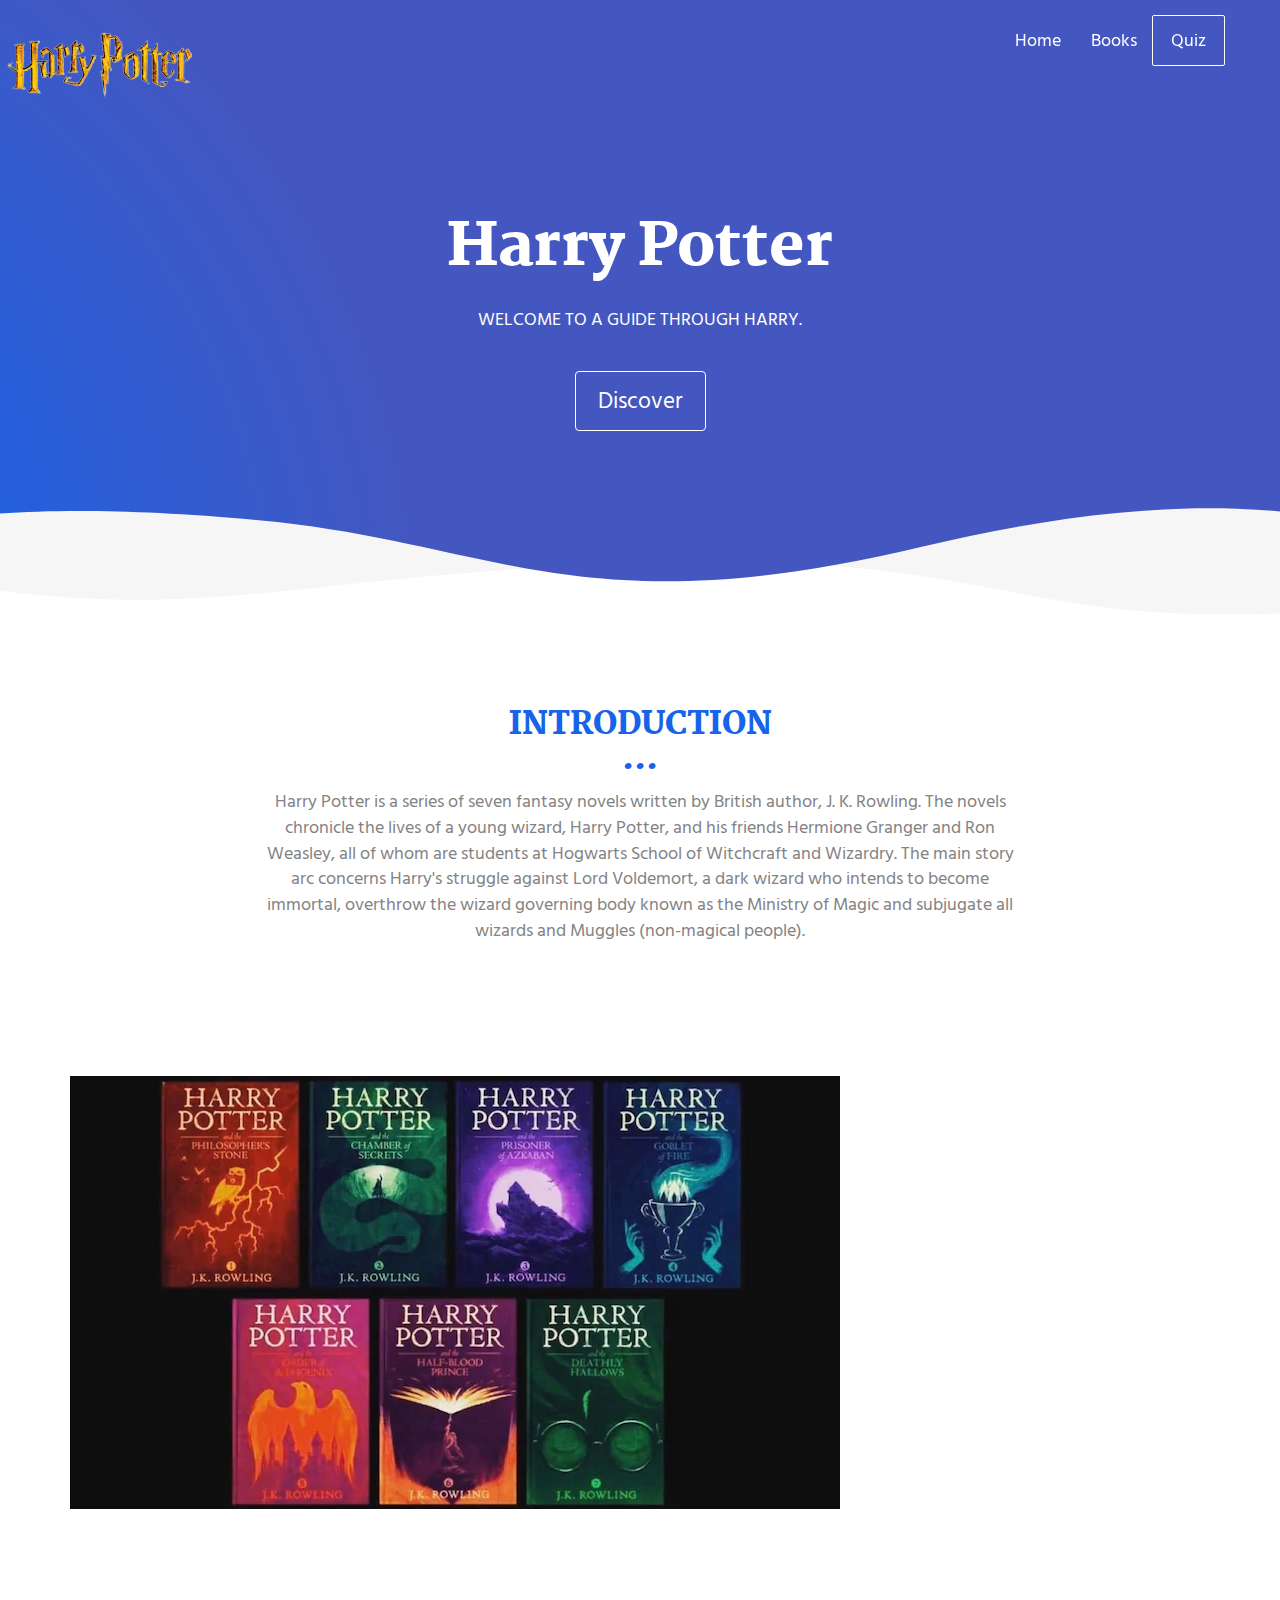
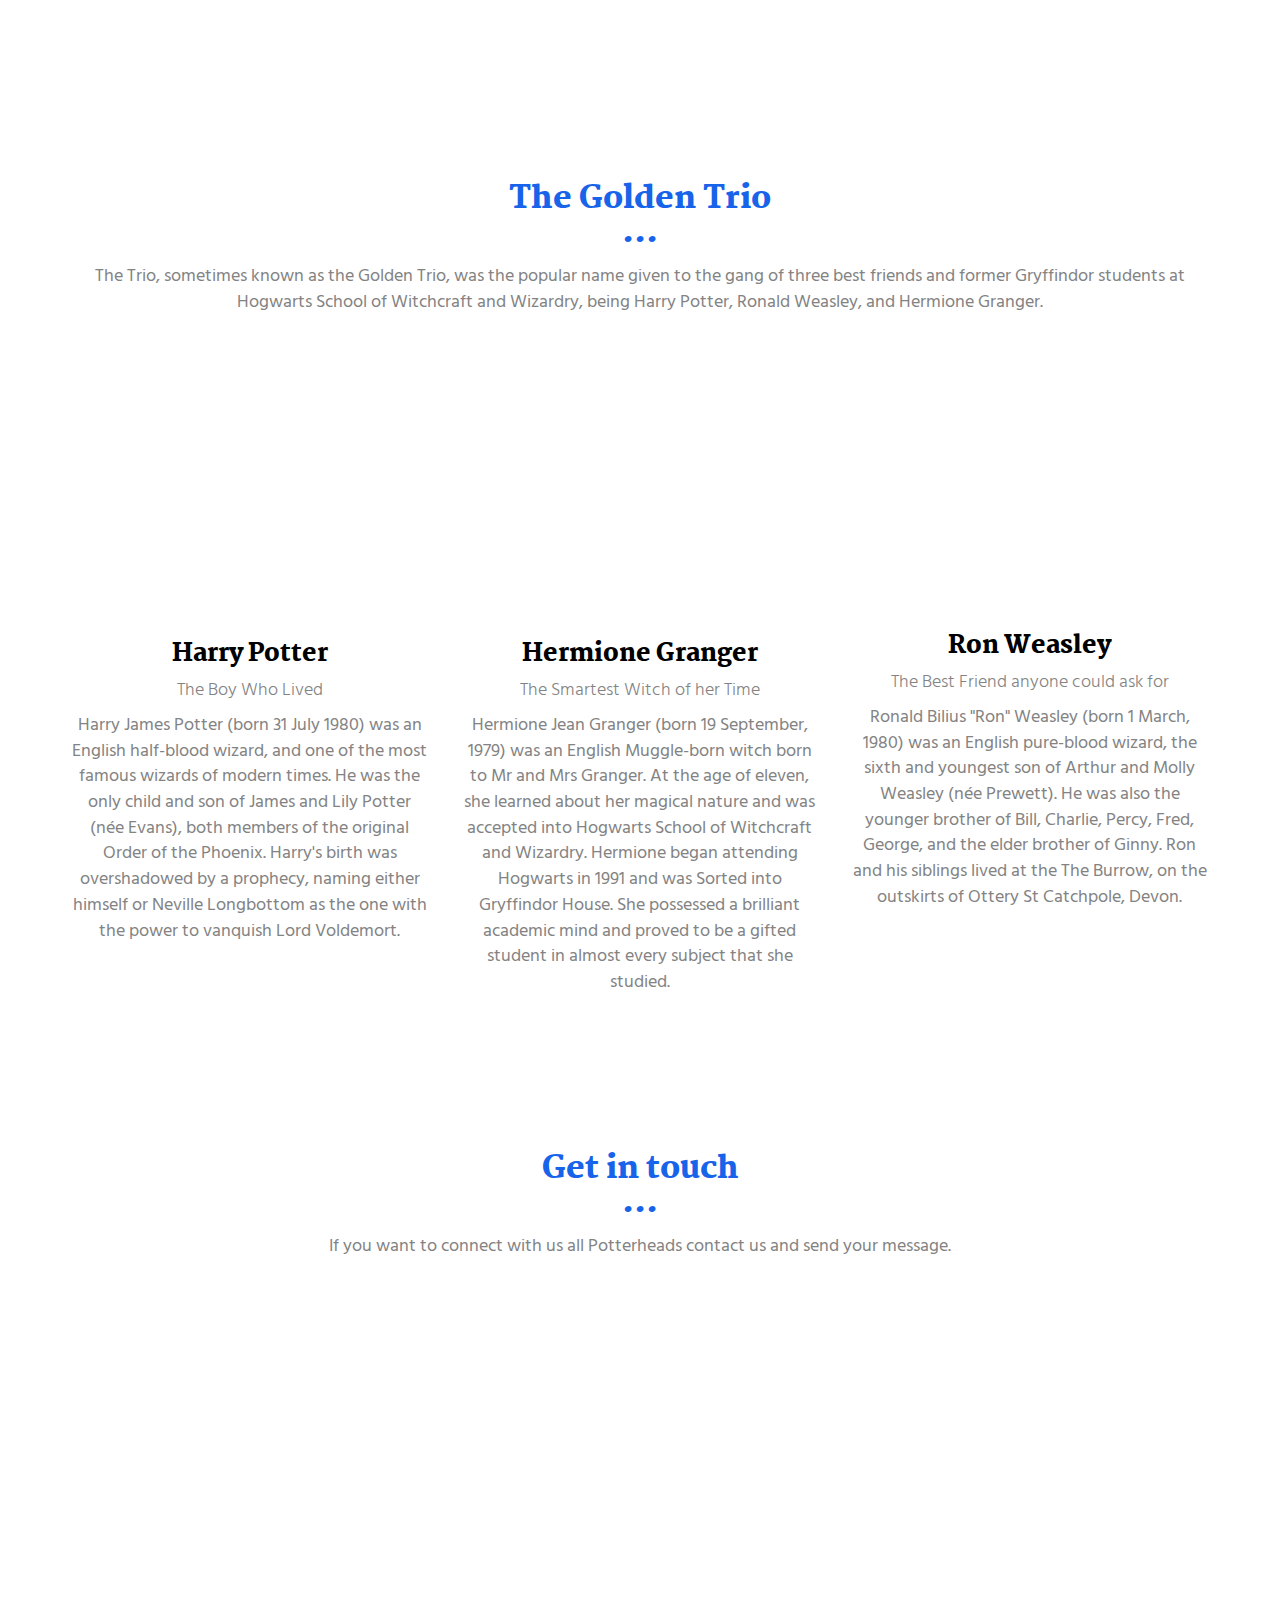
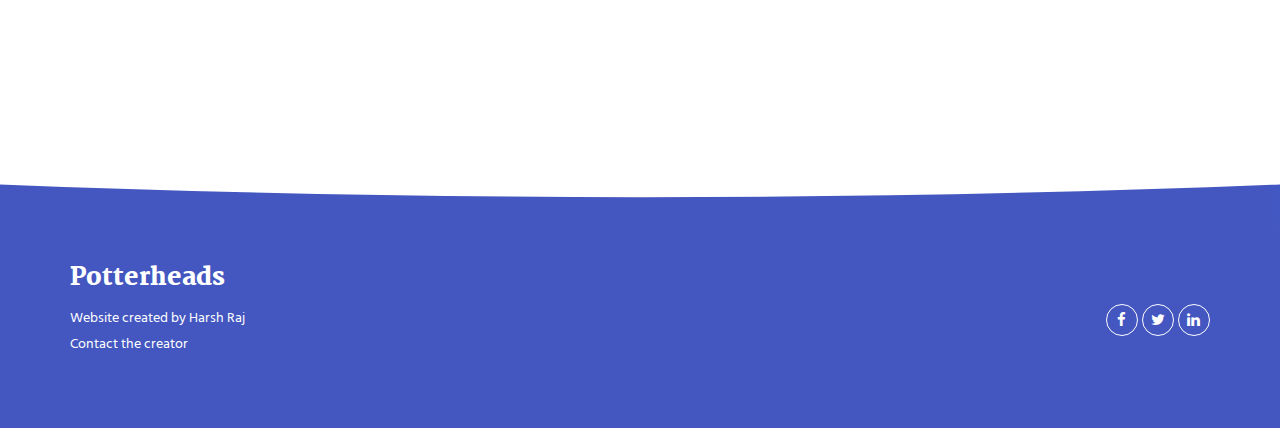
<file: index.html>
<!DOCTYPE html>
<html lang="en">

<head>
  <meta charset="UTF-8">
  <meta content="IE=edge" http-equiv="X-UA-Compatible">
  <meta content="width=device-width,initial-scale=1" name="viewport">
  <meta content="description" name="description">
  <meta name="google" content="notranslate" />
  <meta content="templates" name="author">
   
  
  <meta name="msapplication-tap-highlight" content="no">
  
  
  
  <link href="" rel="stylesheet">


  <title>Harry Potter|Books|Movies|Quizzes</title>
  <style>
    .navbar-brand{
position : absolute ;
top:0;
left: 0;}
  </style>
  

<link href="./main.550dcf66.css" rel="stylesheet"></head>

<body> 
<header>
  <nav class="navbar navbar-default active">
    <div class="container">
      <div class="navbar-header">
        <button type="button" class="navbar-toggle collapsed" data-toggle="collapse" data-target="#navbar-collapse" aria-expanded="false">
          <span class="sr-only">Toggle navigation</span>
          <span class="icon-bar"></span>
          <span class="icon-bar"></span>
          <span class="icon-bar"></span>
        </button>
        <a class="navbar-brand" href="./index.html" title="">
          <img src="images/logo-01-removebg-preview.png"  class="navbar-logo-img" alt="">
        </a>
      </div>

      <div class="collapse navbar-collapse" id="navbar-collapse">
        <ul class="nav navbar-nav navbar-right">
          <li><a href="./index.html" title="">Home</a></li>
          <li><a href="./project.html" title="">Books</a></li>
          <li>
            <p>
              <a href="./components.html" class="btn btn-default navbar-btn" title="">Quiz</a>
            </p>
          </li>

        </ul>
      </div> 
    </div>
  </nav>
</header>


  <div class="hero-full-container background-image-container white-text-container">
    <div class="container">
      <div class="row">
        <div class="col-xs-12">
          <h1>Harry Potter</h1>
          <p>WELCOME TO A GUIDE THROUGH HARRY.</p>
          <br>
          <a href="discover.html" class="btn btn-default btn-lg" title="">Discover</a>
        </div>
      </div>
    </div>
  </div>

  <div class="section-container">
    <div class="container">
      <div class="row">
        <div class="col-xs-12 col-md-8 col-md-offset-2">
          <div class="text-center">
            <h2>INTRODUCTION</h2>
            <p>
              Harry Potter is a series of seven fantasy novels written by British author, J. K. Rowling. The novels chronicle the lives of a young wizard, Harry Potter, and his friends Hermione Granger and Ron Weasley, all of whom are students at Hogwarts School of Witchcraft and Wizardry. The main story arc concerns Harry's struggle against Lord Voldemort, a dark wizard who intends to become immortal, overthrow the wizard governing body known as the Ministry of Magic and subjugate all wizards and Muggles (non-magical people).
           </p>
          </div>
       </div>
      </div>
    </div>
  </div>

  <div class="section-container">
    <div class="container">
      <div class="row">      
          <div class="col-xs-12">


            <div id="carousel-example-generic" class="carousel carousel-fade slide" data-ride="carousel">
                
                <div class="carousel-inner" role="listbox">

                    <div class="item active">
                        <img class="img-responsive" src="images/harrypotter.jpeg" alt="First slide">
                        <div class="carousel-caption card-shadow reveal">
                          
                          <h3>BOOKS</h3>
                          <a class="left carousel-control" href="#carousel-example-generic" role="button" data-slide="prev">
                            <i class="fa fa-chevron-left" aria-hidden="true"></i>
                            <span class="sr-only">Previous</span>
                          </a>
                          <a class="right carousel-control" href="#carousel-example-generic" role="button" data-slide="next">
                            <i class="fa fa-chevron-right" aria-hidden="true"></i>
                            <span class="sr-only">Next</span>
                          </a>
                          <p>
                            The first Harry Potter book, Harry Potter and the Philosopher’s Stone, was published by Bloomsbury in 1997 to immediate popular and critical acclaim. Six further best-selling books, three companion books, a playscript and two screenplays have since followed. The Harry Potter books have been translated into over 80 languages, won multiple awards, and sold more than 500 million copies worldwide, becoming the best-selling book series in history.
                          </p>
                        </div>
                    </div>
                    <div class="item">
                        <img class="img-responsive" src="images/movies.jpg" alt="First slide">
                        <div class="carousel-caption card-shadow reveal">

                          <h3>MOVIES</h3>
                            <a class="left carousel-control" href="#carousel-example-generic" role="button" data-slide="prev">
                              <i class="fa fa-chevron-left" aria-hidden="true"></i>
                              <span class="sr-only">Previous</span>
                            </a>
                            <a class="right carousel-control" href="#carousel-example-generic" role="button" data-slide="next">
                              <i class="fa fa-chevron-right" aria-hidden="true"></i>
                              <span class="sr-only">Next</span>
                            </a>
                          <p>
                            Harry Potter is a film series based on the eponymous novels by J. K. Rowling. The series is distributed by Warner Bros. and consists of eight fantasy films, beginning with Harry Potter and the Philosopher's Stone (2001) and culminating with Harry Potter and the Deathly Hallows – Part 2 (2011).A spin-off prequel series that will consist of five films started with Fantastic Beasts and Where to Find Them (2016), marking the beginning of the Wizarding World shared media franchise.
                          </p>
                        </div>
                    </div>
                </div>
               
            </div>

           
          </div>
          
        </div>  
      
    </div>
  </div>

  <div class="section-container">
    <div class="container text-center">
      <div class="row section-container-spacer">
        <div class="col-xs-12 col-md-12">
          <h2>The Golden Trio</h2>
          <p>The Trio, sometimes known as the Golden Trio, was the popular name given to the gang of three best friends and former Gryffindor students at Hogwarts School of Witchcraft and Wizardry, being Harry Potter, Ronald Weasley, and Hermione Granger.</p>
        </div>  
      </div>
      <div class="row">
        <div class="col-xs-12 col-md-4">
          <img src="images/harry.jpg" alt="" class="reveal img-responsive reveal-content image-center">
          <h3>Harry Potter</h3>
          <h4>The Boy Who Lived</h4>
          <p>Harry James Potter (born 31 July 1980) was an English half-blood wizard, and one of the most famous wizards of modern times. He was the only child and son of James and Lily Potter (née Evans), both members of the original Order of the Phoenix. Harry's birth was overshadowed by a prophecy, naming either himself or Neville Longbottom as the one with the power to vanquish Lord Voldemort.</p>
        </div>
       
        <div class="col-xs-12 col-md-4">
          <img src="images/hermione.jfif" alt="" class="reveal img-responsive reveal-content image-center">
          <h3>Hermione Granger</h3>
          <h4>The Smartest Witch of her Time  </h4>
          <p>Hermione Jean Granger (born 19 September, 1979) was an English Muggle-born witch born to Mr and Mrs Granger. At the age of eleven, she learned about her magical nature and was accepted into Hogwarts School of Witchcraft and Wizardry. Hermione began attending Hogwarts in 1991 and was Sorted into Gryffindor House. She possessed a brilliant academic mind and proved to be a gifted student in almost every subject that she studied.</p>
        </div>
        <div class="col-xs-12 col-md-4">
          <img src="images/ron.jfif" alt="" class="reveal img-responsive reveal-content image-center">
          <h3>Ron Weasley</h3>
          <h4>The Best Friend anyone could ask for</h4>
          <p>Ronald Bilius "Ron" Weasley (born 1 March, 1980) was an English pure-blood wizard, the sixth and youngest son of Arthur and Molly Weasley (née Prewett). He was also the younger brother of Bill, Charlie, Percy, Fred, George, and the elder brother of Ginny. Ron and his siblings lived at the The Burrow, on the outskirts of Ottery St Catchpole, Devon.</p>
        </div>
      </div>
    </div>
  </div>
 <div class="section-container contact-container">
    <div class="container">
      <div class="row">
        <div class="col-xs-12 col-md-12">
          <div class="section-container-spacer">
            <h2 class="text-center">Get in touch</h2>
            <p class="text-center">If you want to connect with us all Potterheads contact us and send your message.</p>
          </div>
          <div class="card-container">
            <div class="card card-shadow col-xs-10 col-xs-offset-1 col-md-8 col-md-offset-2 reveal">
              <form action="" class="reveal-content">
                <div class="row">
                  <div class="col-md-7">
                    <div class="form-group">
                      <input type="email" class="form-control" id="email" placeholder="Email">
                    </div>
                    <div class="form-group">
                      <input type="text" class="form-control" id="subject" placeholder="Subject">
                    </div>
                    <div class="form-group">
                      <textarea class="form-control" rows="3" placeholder="Enter your message"></textarea>
                    </div>
                    <button type="submit" class="btn btn-primary">Send message</button>
                  </div>
                  <div class="col-md-5">
                    <ul class="list-unstyled address-container">
                      <li>
                        <span class="fa-icon">
                          <i class="fa fa-phone" aria-hidden="true"></i>
                        </span>
                        +91 1234567898
                      </li>
                      <li>
                        <span class="fa-icon">
                          <i class="fa fa fa-map-o" aria-hidden="true"></i>
                        </span>
                        2nd Wizarding street , Bombay
                      </li>
                    </ul>
                  </div>
                </div>
              </form>
            </div>
            
            </div>
          </div>
        </div>  
      </div>
    </div>
  </div>

<script>
  document.addEventListener("DOMContentLoaded", function (event) {
    navbarFixedTopAnimation();
  });
</script>

<footer class="footer-container white-text-container">
  <div class="container">
    <div class="row">

     
      <div class="col-xs-12">
        <h3>Potterheads</h3>

        <div class="row">
          <div class="col-xs-12 col-sm-7">
            <p><small>Website created by Harsh Raj<br>Contact the creator</small>
            </p>
          </div>
          <div class="col-xs-12 col-sm-5">
            <p class="text-right">
              <a href="https://m.facebook.com/harsh.raj.520?ref=bookmarks" class="social-round-icon white-round-icon fa-icon" title="">
                <i class="fa fa-facebook" aria-hidden="true"></i>
              </a>
              <a href="https://twitter.com/" class="social-round-icon white-round-icon fa-icon" title="">
                <i class="fa fa-twitter" aria-hidden="true"></i>
              </a>
              <a href="https://www.linkedin.com/in/harsh-raj-181801206/" class="social-round-icon white-round-icon fa-icon" title="">
                <i class="fa fa-linkedin" aria-hidden="true"></i>
              </a>
            </p>
          </div>
        </div>
        
        
      </div>
    </div>
  </div>
</footer>

<script>
  document.addEventListener("DOMContentLoaded", function (event) {
    navActivePage();
    scrollRevelation('.reveal');
  });
</script>

<!-- Google Analytics: change UA-XXXXX-X to be your site's ID 

<script>
  (function (i, s, o, g, r, a, m) {
    i['GoogleAnalyticsObject'] = r; i[r] = i[r] || function () {
      (i[r].q = i[r].q || []).push(arguments)
    }, i[r].l = 1 * new Date(); a = s.createElement(o),
      m = s.getElementsByTagName(o)[0]; a.async = 1; a.src = g; m.parentNode.insertBefore(a, m)
  })(window, document, 'script', '//www.google-analytics.com/analytics.js', 'ga');
  ga('create', 'UA-XXXXX-X', 'auto');
  ga('send', 'pageview');
</script>

--> <script type="text/javascript" src="./main.0cf8b554.js"></script></body>

</html>
</file>
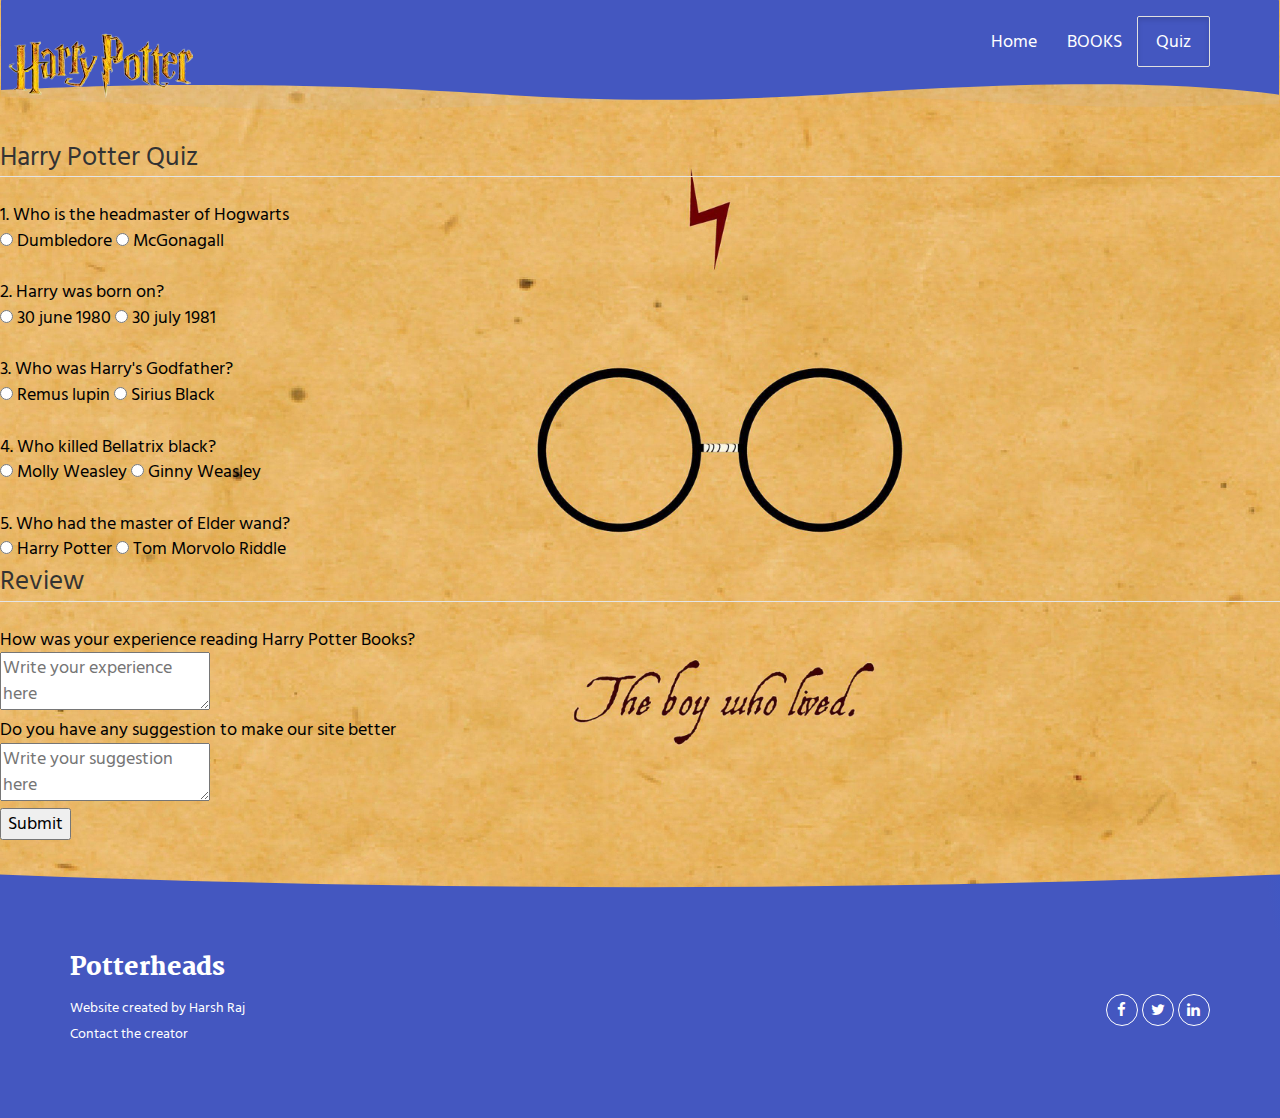
<file: components.html>
<!DOCTYPE html>
<html lang="en">

<head>
  <meta charset="UTF-8">
  <meta content="IE=edge" http-equiv="X-UA-Compatible">
  <meta content="width=device-width,initial-scale=1" name="viewport">
  <meta content="description" name="description">
  <meta name="google" content="notranslate" />
  <meta content="templates" name="author">


  <meta name="msapplication-tap-highlight" content="no">
  
  
  
  <link href="" rel="stylesheet">
  <style>
    .navbar-brand{
position : absolute ;
top:0;
left: 0;}
body {
  background-image: url('images/bg2.jpg');
  background-repeat: no-repeat;
  background-attachment: fixed;  
  background-size: cover;
}
#text {
  color: black;
}
  </style>


  <title>Title page</title>

<link href="./main.550dcf66.css" rel="stylesheet"></head>

<body> 
<header>
  <nav class="navbar navbar-default active">
    <div class="container">
      <div class="navbar-header">
        <button type="button" class="navbar-toggle collapsed" data-toggle="collapse" data-target="#navbar-collapse" aria-expanded="false">
          <span class="sr-only">Toggle navigation</span>
          <span class="icon-bar"></span>
          <span class="icon-bar"></span>
          <span class="icon-bar"></span>
        </button>
        <a class="navbar-brand" href="./index.html" title="">
          <img src="images/logo-01-removebg-preview.png" class="navbar-logo-img" alt="">
        </a>
      </div>

      <div class="collapse navbar-collapse" id="navbar-collapse">
        <ul class="nav navbar-nav navbar-right">
          <li><a href="./index.html" title="">Home</a></li>
          <li><a href="./project.html" title="">BOOKS</a></li>
          <li>
            <p>
              <a href="./components.html" class="btn btn-default navbar-btn" title="">Quiz</a>
            </p>
          </li>

        </ul>
      </div> 
    </div>
  </nav>
</header>


  <div id="text">
    <form>
      <fieldset>
          <legend>Harry Potter Quiz</legend>
          1. Who is the headmaster of Hogwarts<br>
          <input type="radio" name="headmaster" value="dumbledore">
          Dumbledore
          <input type="radio" name="headmaster" value="Mcgonigall">
          McGonagall
          <br>
          <br>
          2. Harry was born on?<br>
          <input type="radio" name="dob" value="v1">
          30 june 1980
          <input type="radio" name="dob" value="v2">
          30 july 1981
          <br>
          <br>
          3. Who was Harry's Godfather?<br>
          <input type="radio" name="gfather" value="g1">
          Remus lupin
          <input type="radio" name="gfather" value="g2">
          Sirius Black
          <br>
          <br>
          4. Who killed Bellatrix black?<br>
          <input type="radio" name="kill" value="k1">
          Molly Weasley
          <input type="radio" name="kill" value="k2">
          Ginny Weasley
          <br>
          <br>
          5. Who had the master of Elder wand?<br>
          <input type="radio" name="master" value="m1">
          Harry Potter 
          <input type="radio" name="master" value="m2">
          Tom Morvolo Riddle
      </fieldset>
      <fieldset>
          <legend>Review</legend>
          How was your experience reading Harry Potter Books?<br>
          <textarea name="experience" placeholder="Write your experience here"></textarea>
          <br>
          Do you have any suggestion to make our site better<br>
          <textarea name="suggestion" placeholder="Write your suggestion here"></textarea> 
      </fieldset>
      <button type="submit" form="nameform" value="Submit">Submit</button>
     </form>
  </div>

  <footer class="footer-container white-text-container">
    <div class="container">
      <div class="row">
  
       
        <div class="col-xs-12">
          <h3>Potterheads</h3>
  
          <div class="row">
            <div class="col-xs-12 col-sm-7">
              <p><small>Website created by Harsh Raj<br>Contact the creator</small>
              </p>
            </div>
            <div class="col-xs-12 col-sm-5">
              <p class="text-right">
                <a href="https://m.facebook.com/harsh.raj.520?ref=bookmarks" class="social-round-icon white-round-icon fa-icon" title="">
                  <i class="fa fa-facebook" aria-hidden="true"></i>
                </a>
                <a href="https://twitter.com/" class="social-round-icon white-round-icon fa-icon" title="">
                  <i class="fa fa-twitter" aria-hidden="true"></i>
                </a>
                <a href="https://www.linkedin.com/in/harsh-raj-181801206/" class="social-round-icon white-round-icon fa-icon" title="">
                  <i class="fa fa-linkedin" aria-hidden="true"></i>
                </a>
              </p>
            </div>
          </div>
          
          
        </div>
      </div>
    </div>
  </footer>

<script>
  document.addEventListener("DOMContentLoaded", function (event) {
    navActivePage();
    scrollRevelation('.reveal');
  });
</script>

<!-- Google Analytics: change UA-XXXXX-X to be your site's ID 

<script>
  (function (i, s, o, g, r, a, m) {
    i['GoogleAnalyticsObject'] = r; i[r] = i[r] || function () {
      (i[r].q = i[r].q || []).push(arguments)
    }, i[r].l = 1 * new Date(); a = s.createElement(o),
      m = s.getElementsByTagName(o)[0]; a.async = 1; a.src = g; m.parentNode.insertBefore(a, m)
  })(window, document, 'script', '//www.google-analytics.com/analytics.js', 'ga');
  ga('create', 'UA-XXXXX-X', 'auto');
  ga('send', 'pageview');
</script>

--> <script type="text/javascript" src="./main.0cf8b554.js"></script></body>

</html>
</file>
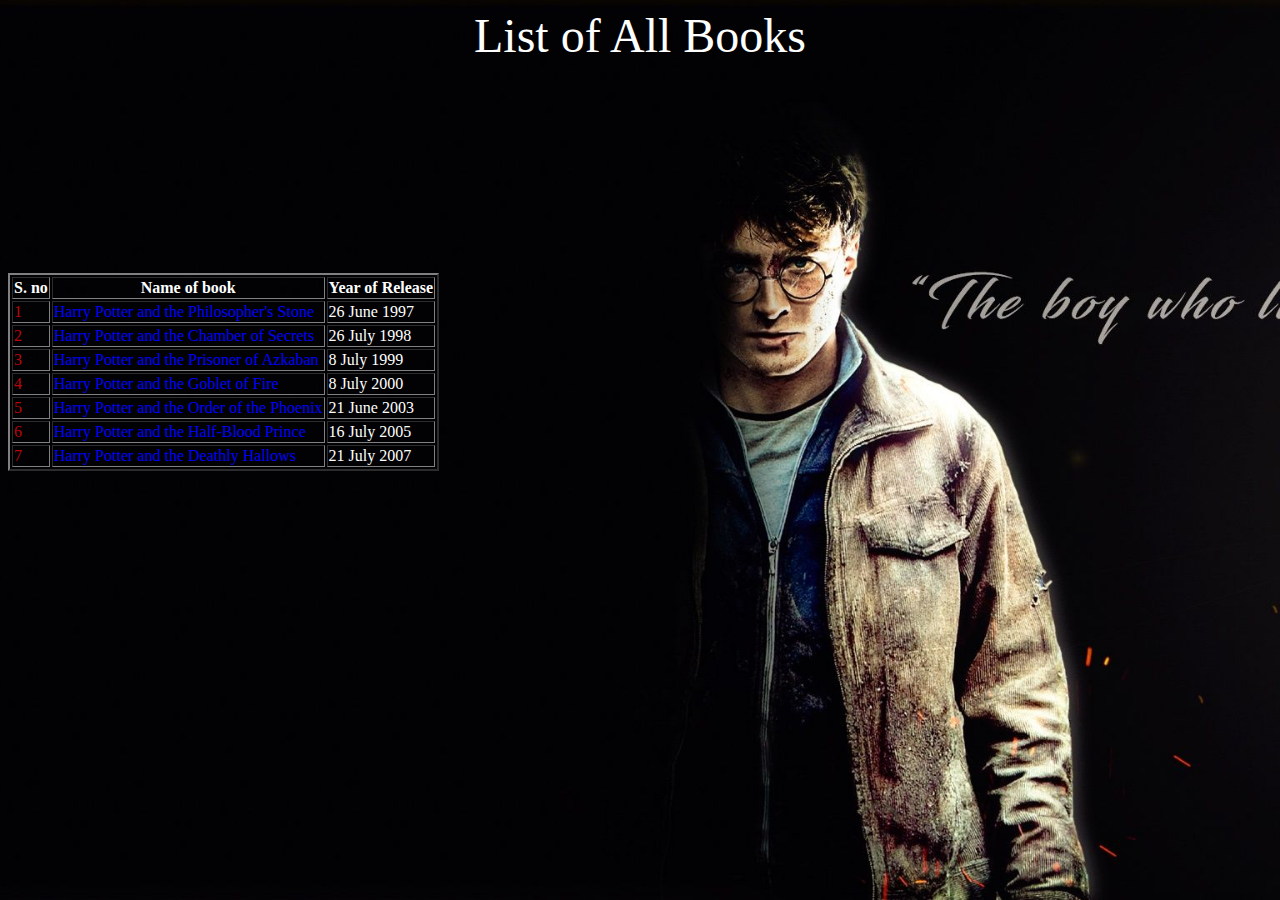
<file: discover.html>
<!DOCTYPE html>
<html lang="en">
    <head>
        <style>
            body {
  background-image: url('images/bg6.jpg');
  background-repeat: no-repeat;
  background-attachment: fixed;  
  background-size: cover;
}
#text {
  color:white;
}
table.center {
 margin-top: 210px;
}

        </style>
    </head>
    <body>
       
        <div id="text">
            <center><font face="Monotype Corsiva" size="18">List of All Books</font></center>
            <table border="2" class="center">
                <tr>
                    <th>S. no</th>
                    <th>Name of book</th>
                    <th>Year of Release</th>
                </tr>
                <tr>
                    <td><font color="#BC050B">1</font></td>
                    <td><font color="Blue">Harry Potter and the Philosopher's Stone</font></td>
                    <td>26 June 1997</td>        
                </tr>
                <tr>
                    <td><font color="#BC050B">2</font></td>
                    <td><font color="blue">Harry Potter and the Chamber of Secrets</font></td>
                    <td>26 July 1998</td>        
                </tr>
                <tr>
                    <td><font color="#BC050B">3</font></td>
                    <td><font color="blue">Harry Potter and the Prisoner of Azkaban</font></td>
                    <td>8 July 1999</td>        
                </tr>
                <tr>
                    <td><font color="#BC050B">4</font></td>
                    <td><font color="blue">Harry Potter and the Goblet of Fire</font></td>
                    <td>8 July 2000</td>        
                </tr>
                <tr>
                    <td><font color="#BC050B">5</font></td>
                    <td><font color="blue">Harry Potter and the Order of the Phoenix</font></td>
                    <td>21 June 2003</td>        
                </tr>
                <tr>
                    <td><font color="#BC050B">6</font></td>
                    <td><font color="blue">Harry Potter and the Half-Blood Prince</font></td>
                    <td>16 July 2005</td>        
                </tr>
                <tr>
                    <td><font color="#BC050B">7</font></td>
                    <td><font color="blue">Harry Potter and the Deathly Hallows</font></td>
                    <td>21 July 2007</td>        
                </tr>
            </table>
        </div>
    </body>
</html>
</file>
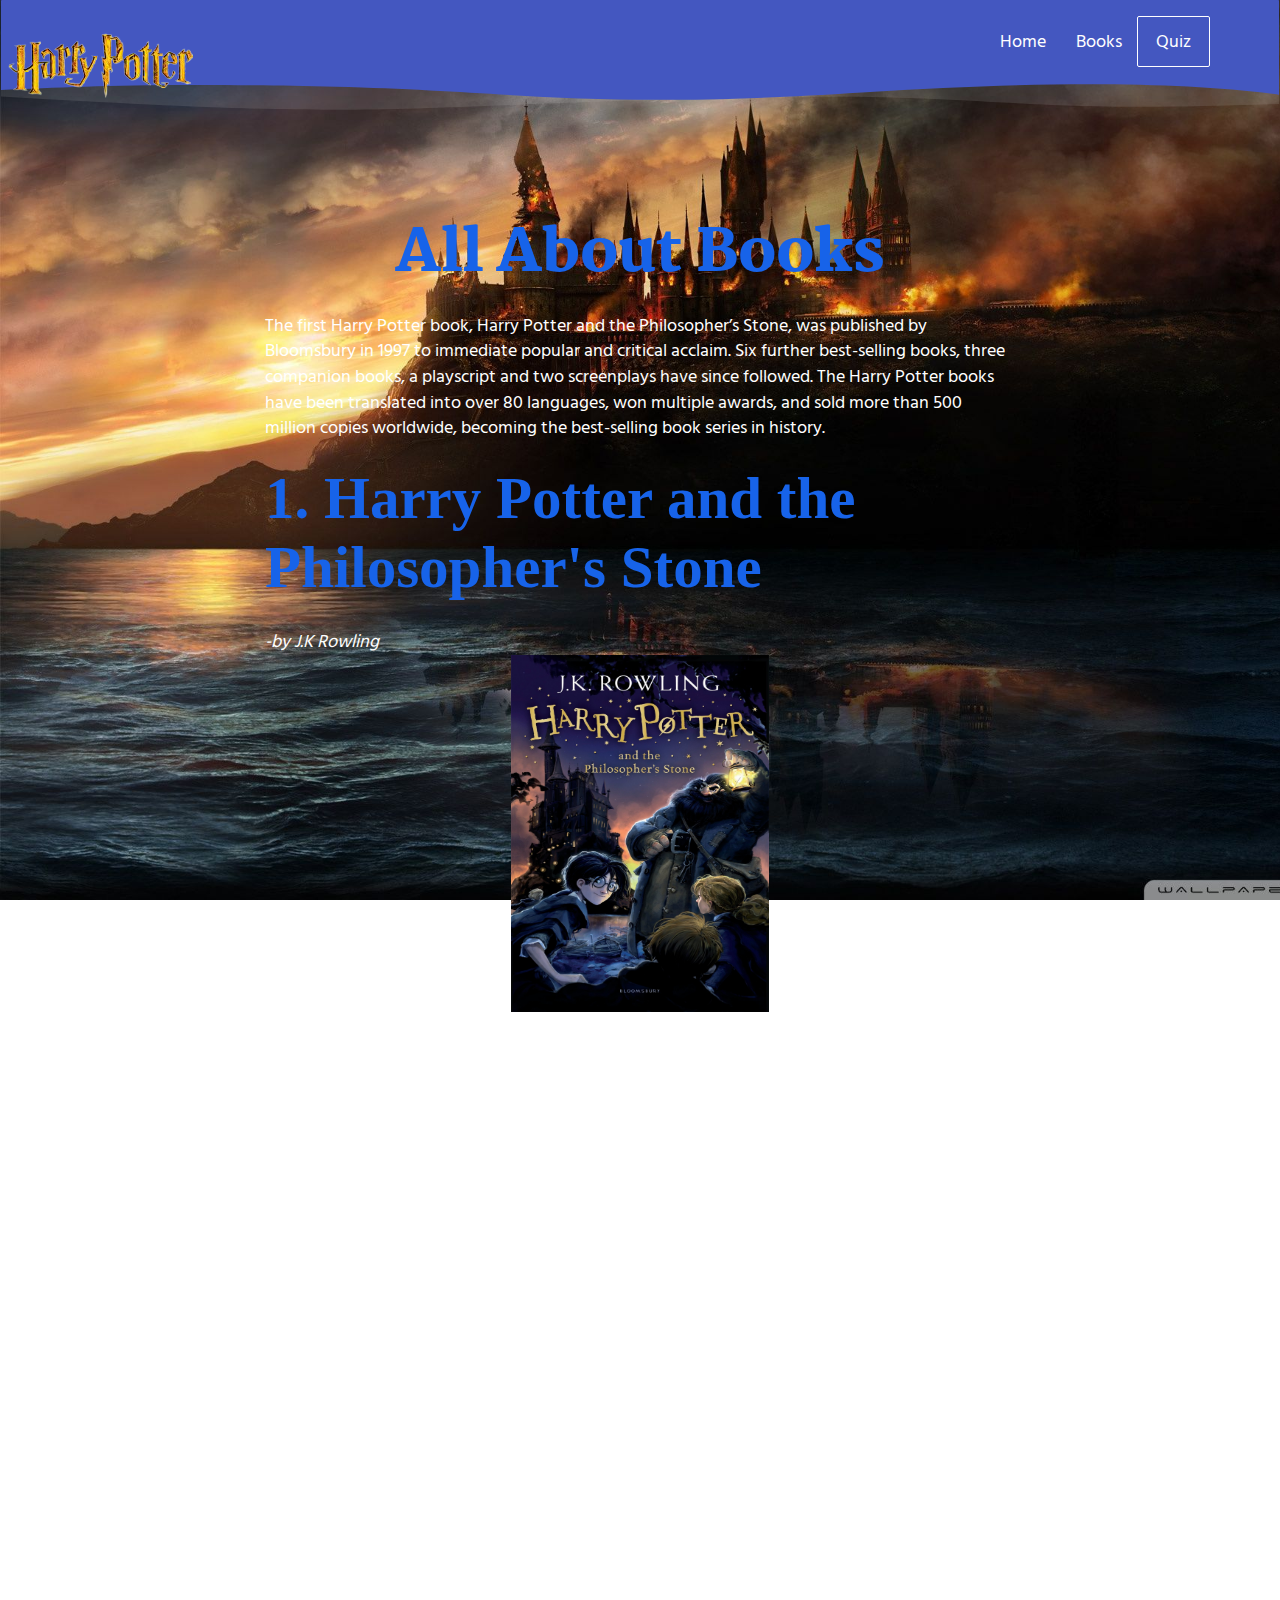
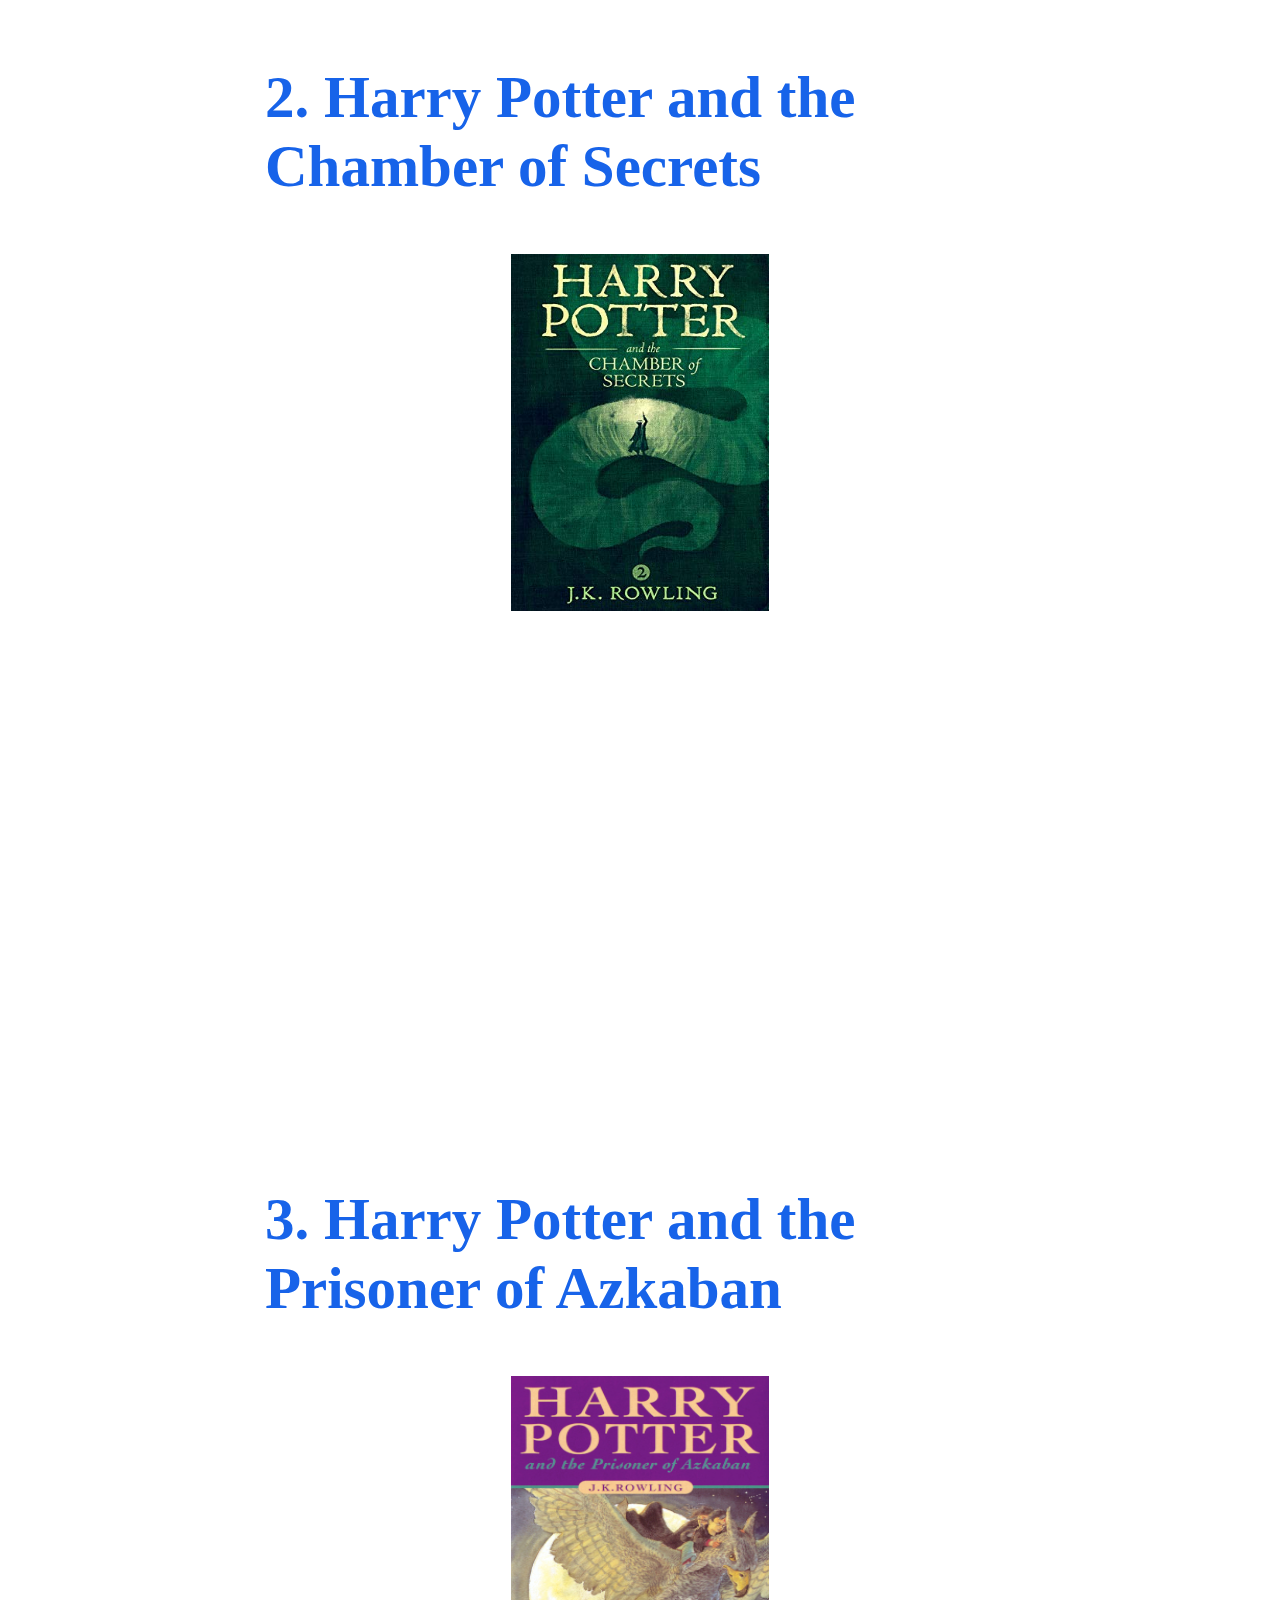
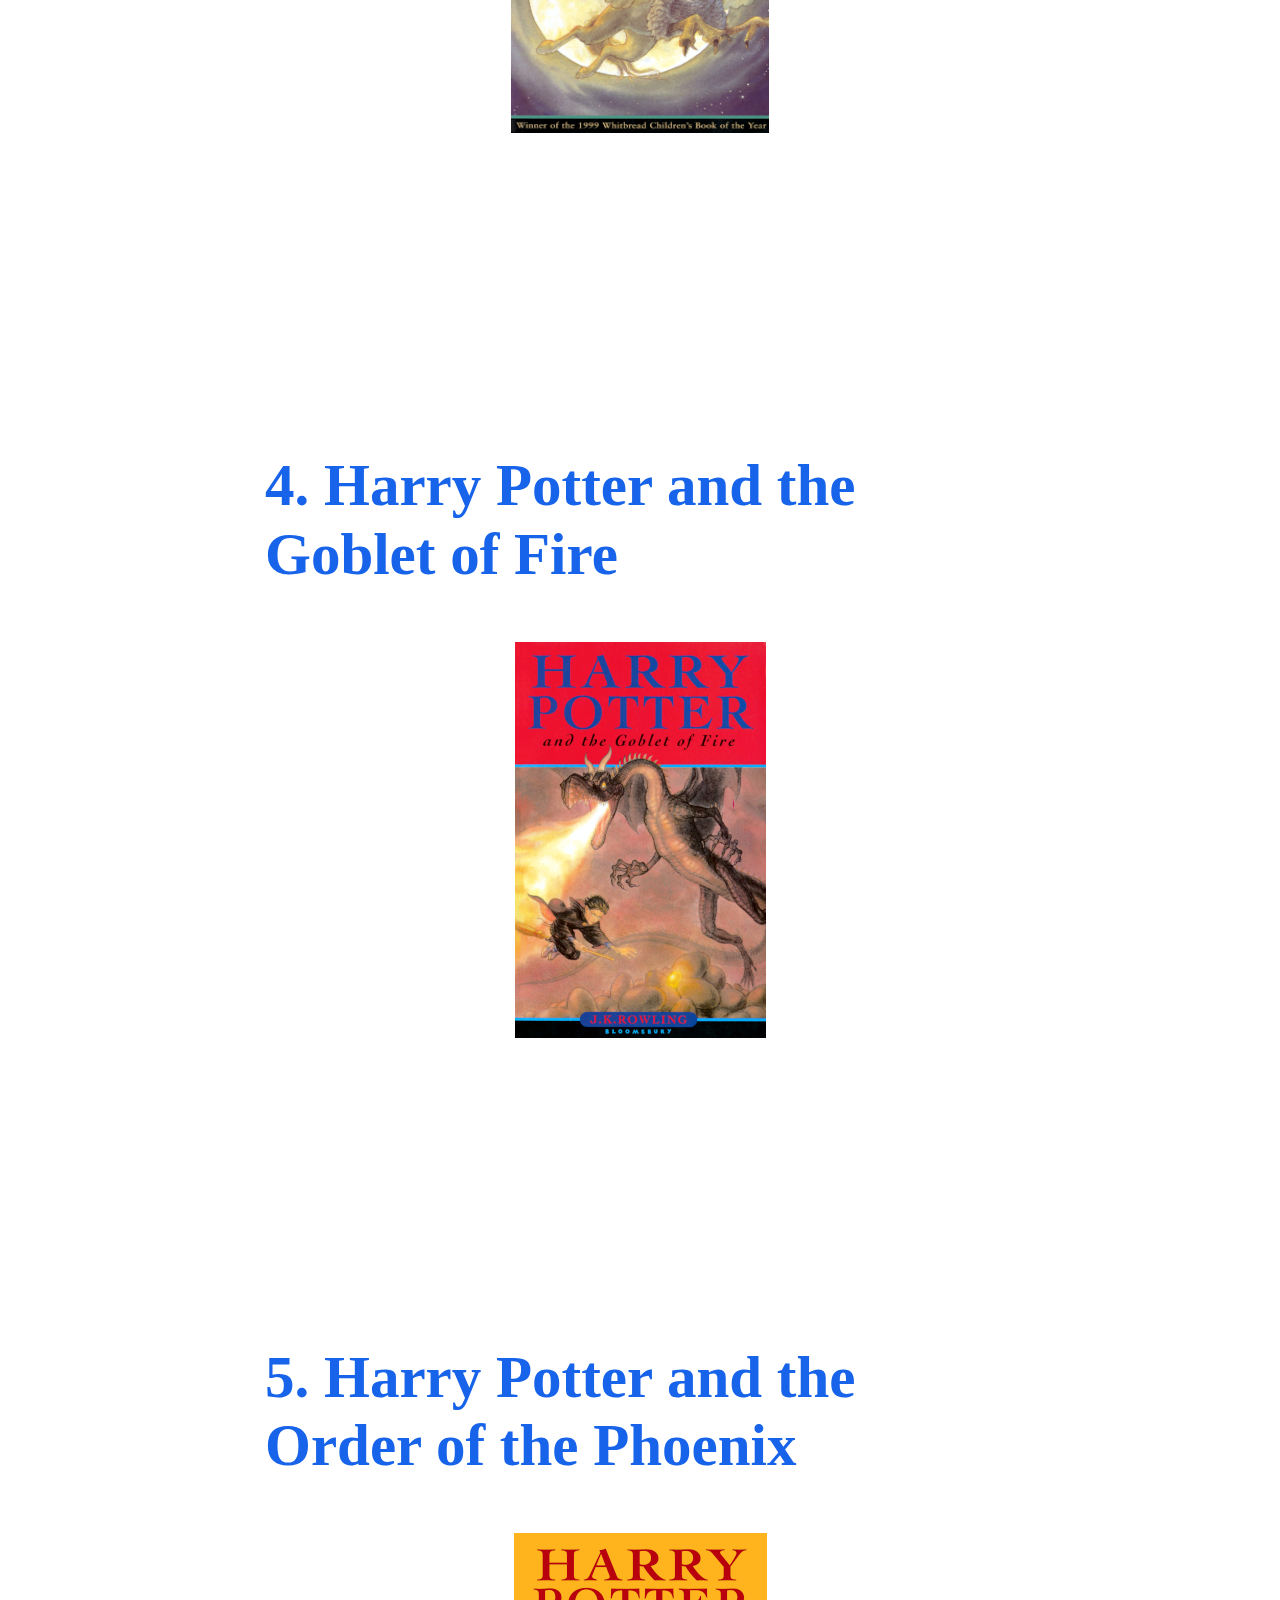
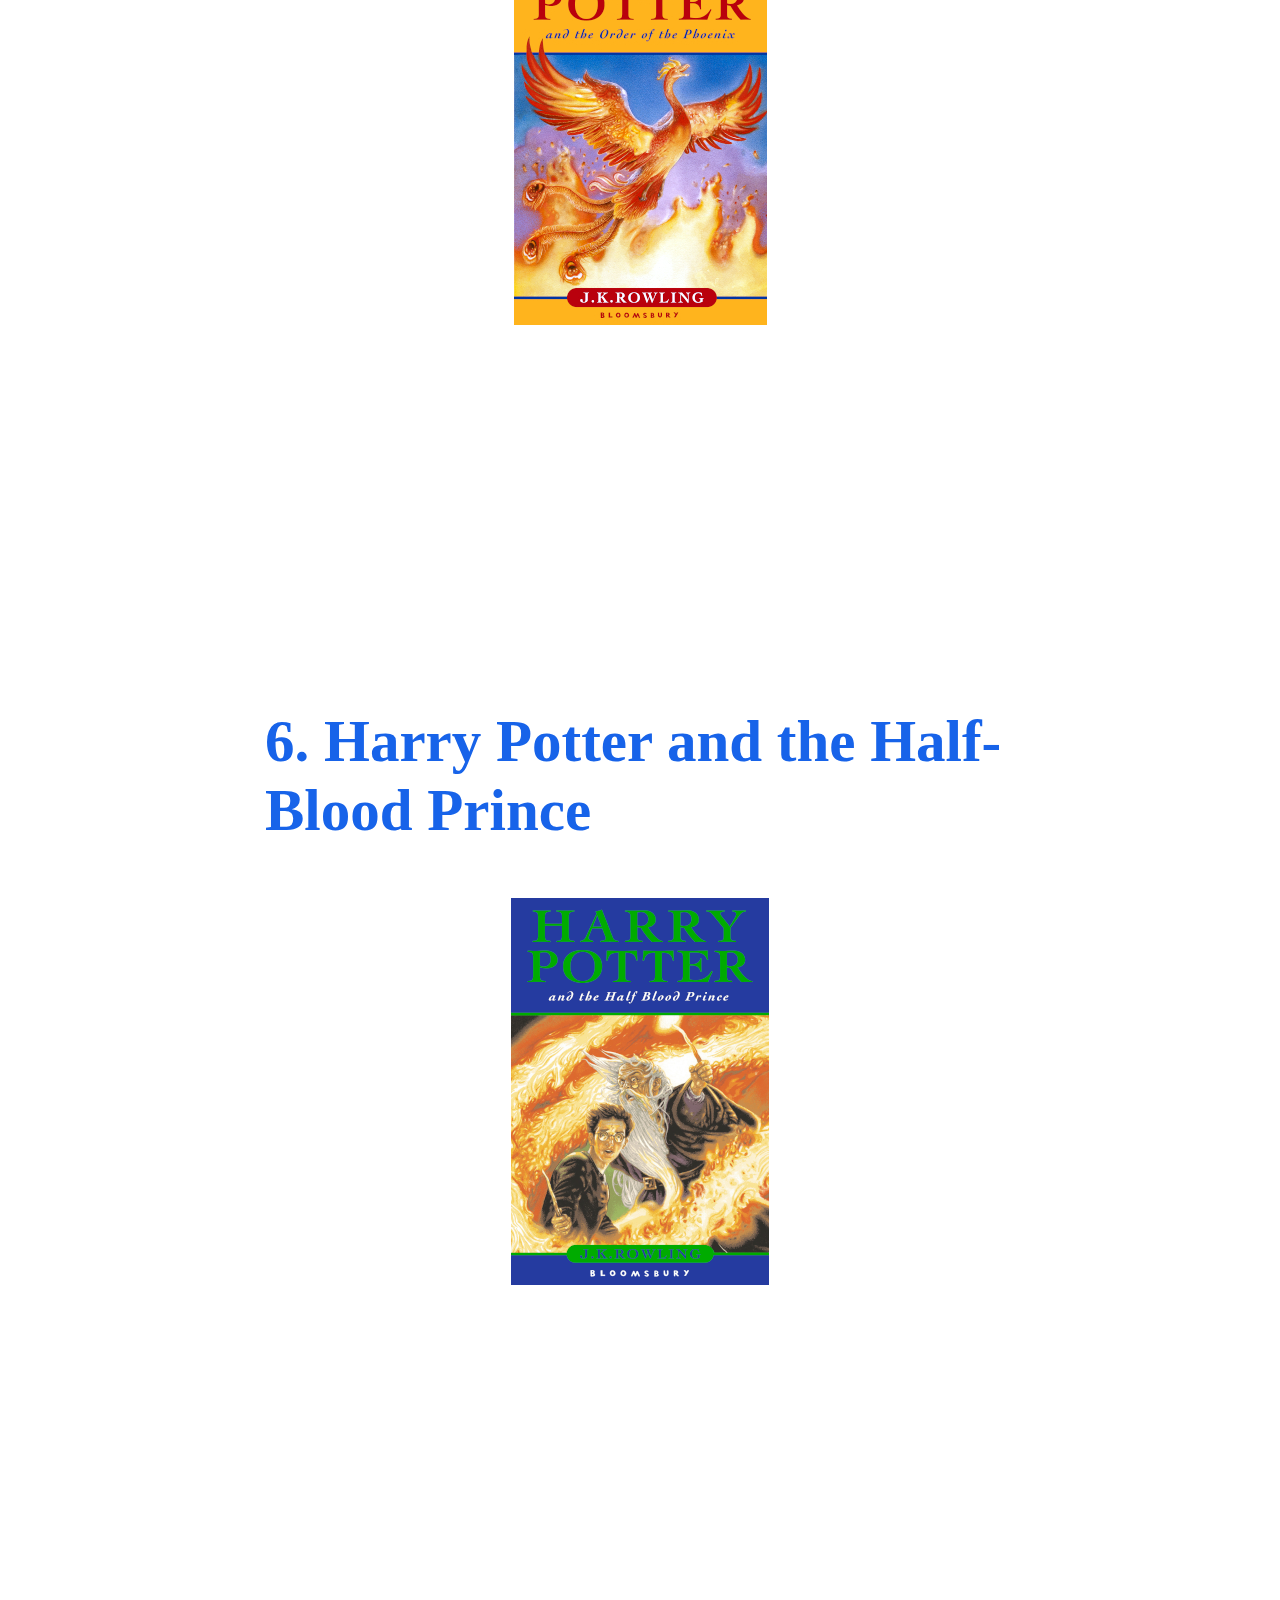
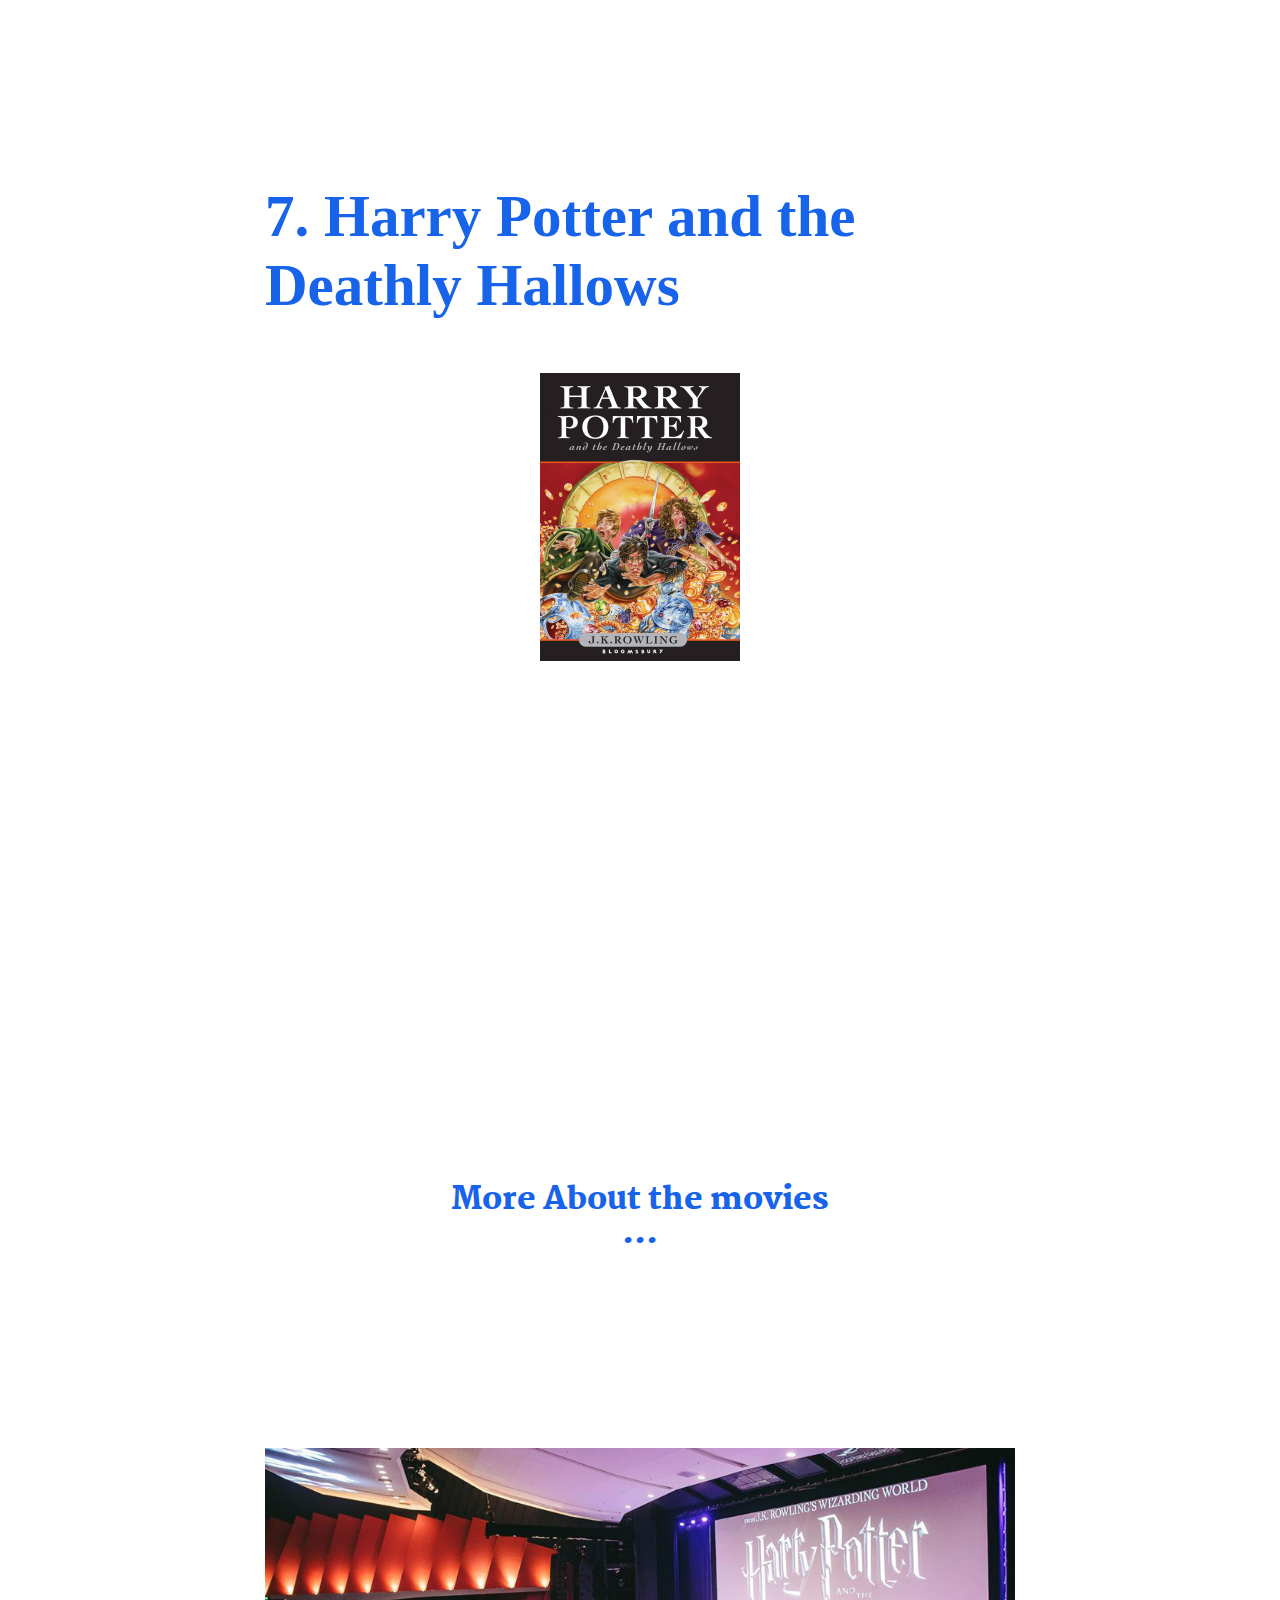
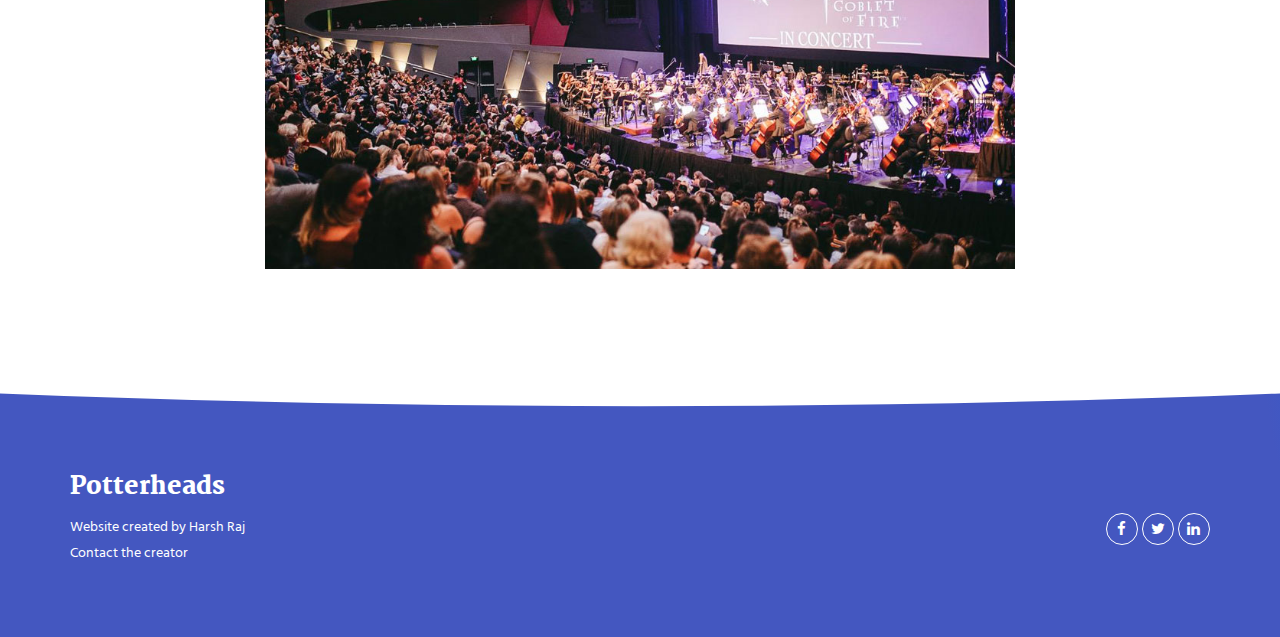
<file: project.html>
<!DOCTYPE html>
<html lang="en">

<head>
  <meta charset="UTF-8">
  <meta content="IE=edge" http-equiv="X-UA-Compatible">
  <meta content="width=device-width,initial-scale=1" name="viewport">
  <meta content="description" name="description">
  <meta name="google" content="notranslate" />
  <meta content="templates" name="author">

  
  <meta name="msapplication-tap-highlight" content="no">
  <link href="" rel="stylesheet">
  <style>
    .navbar-brand{
position : absolute ;
top:0;
left: 0;}
body {
  background-image: url('images/bg5.jpg');
  background-repeat: no-repeat;
  background-attachment: fixed;  
  background-size: cover;
}
#text {
  color:white;
}
  </style>


  <title>Title page</title>

<link href="./main.550dcf66.css" rel="stylesheet"></head>

<body> <!-- Add your content of header -->
<header>
  <nav class="navbar navbar-default active">
    <div class="container">
      <div class="navbar-header">
        <button type="button" class="navbar-toggle collapsed" data-toggle="collapse" data-target="#navbar-collapse" aria-expanded="false">
          <span class="sr-only">Toggle navigation</span>
          <span class="icon-bar"></span>
          <span class="icon-bar"></span>
          <span class="icon-bar"></span>
        </button>
        <a class="navbar-brand" href="./index.html" title="">
          <img src="images/logo-01-removebg-preview.png" class="navbar-logo-img" alt="">
        </a>
      </div>

      <div class="collapse navbar-collapse" id="navbar-collapse">
        <ul class="nav navbar-nav navbar-right">
          <li><a href="./index.html" title="">Home</a></li>
          <li><a href="./project.html" title="">Books</a></li>
          <li>
            <p>
              <a href="./components.html" class="btn btn-default navbar-btn" title="">Quiz</a>
            </p>
          </li>

        </ul>
      </div> 
    </div>
  </nav>
</header>

<div class="section-container">
    <div class="container">
      <div class="row">
        <div class="col-xs-12 col-md-8 col-md-offset-2" id="text">
          <h1 class="text-center">All About Books</h1>
          <p>The first Harry Potter book, Harry Potter and the Philosopher’s Stone, was published by Bloomsbury in 1997 to immediate popular and critical acclaim. Six further best-selling books, three companion books, a playscript and two screenplays have since followed. The Harry Potter books have been translated into over 80 languages, won multiple awards, and sold more than 500 million copies worldwide, becoming the best-selling book series in history.</p>
          <div id="text">
            <h1><font face="STCaiyun" >1. Harry Potter and the Philosopher's Stone</font></h1>
            <i>-by J.K Rowling </i>
            <center><img src="images/stone.jpg" width="258" height="357"  ></center>
            <p>Harry Potter and the Philosopher's Stone is a fantasy novel written by British author J. K. Rowling. The first novel in the Harry Potter series and Rowling's debut novel, it follows Harry Potter, a young wizard who discovers his magical heritage on his eleventh birthday, when he receives a letter of acceptance to Hogwarts School of Witchcraft and Wizardry. Harry makes close friends and a few enemies during his first year at the school, and with the help of his friends, he faces an attempted comeback by the dark wizard Lord Voldemort, who killed Harry's parents, but failed to kill Harry when he was just 15 months old.</p>
            <p>The book was first published in the United Kingdom on 26 June 1997 by Bloomsbury. It was published in the United States the following year by Scholastic Corporation under the title Harry Potter and the Sorcerer's Stone. It won most of the British book awards that were judged by children and other awards in the US. The book reached the top of the New York Times list of best-selling fiction in August 1999 and stayed near the top of that list for much of 1999 and 2000. It has been translated into at least 73 other languages, and has been made into a feature-length film of the same name, as have all six of its sequels. The novel has sold in excess of 120 million copies.</p>
            <p>Most reviews were very favourable, commenting on Rowling's imagination, humour, simple, direct style and clever plot construction, although a few complained that the final chapters seemed rushed. The writing has been compared to that of Jane Austen, one of Rowling's favourite authors; Roald Dahl, whose works dominated children's stories before the appearance of Harry Potter; and the Ancient Greek story-teller Homer. While some commentators thought the book looked backwards to Victorian and Edwardian boarding school stories, others thought it placed the genre firmly in the modern world by featuring contemporary ethical and social issues, as well as overcoming obstacles like bullies.</p>
            <br>
            <h1><font face="STCaiyun">2. Harry Potter and the Chamber of Secrets</font></h1>
            <i>-by J.K Rowling</i>
            <center><img src="images/chamber.jpg" width="258" height="357"></center>
            <p>Harry Potter and the Chamber of Secrets is a fantasy novel written by British author J. K. Rowling and the second novel in the Harry Potter series. The plot follows Harry's second year at Hogwarts School of Witchcraft and Wizardry, during which a series of messages on the walls of the school's corridors warn that the "Chamber of Secrets" has been opened and that the "heir of Slytherin" would kill all pupils who do not come from all-magical families. These threats are found after attacks that leave residents of the school petrified. Throughout the year, Harry and his friends Ron and Hermione investigate the attacks.</p>
            <p>The book was published in the United Kingdom on 2 July 1998 by Bloomsbury and later in the United States on 2 June 1999 by Scholastic Inc. Although Rowling says she found it difficult to finish the book, it won high praise and awards from critics, young readers, and the book industry, although some critics thought the story was perhaps too frightening for younger children. Much like with other novels in the series, Harry Potter and the Chamber of Secrets triggered religious debates; some religious authorities have condemned its use of magical themes, whereas others have praised its emphasis on self-sacrifice and the way one's character is the result of one's choices.</p>
            <p>Several commentators have noted that personal identity is a strong theme in the book and that it addresses issues of racism through the treatment of non-human, non-magical, and non-living people. Some commentators regard the story's diary that writes back as a warning against uncritical acceptance of information from sources whose motives and reliability cannot be checked. Institutional authority is portrayed as self-serving and incompetent.</p>
            <br>
            <h1><font face="STCaiyun">3. Harry Potter and the Prisoner of Azkaban</font></h1>
            <i>-by J.K Rowling</i>
            <center><img src="images/prisnor.jpg" width="258" height="357"></center>
            <p>Harry Potter and the Prisoner of Azkaban is a fantasy novel written by British author J. K. Rowling and is the third in the Harry Potter series. The book follows Harry Potter, a young wizard, in his third year at Hogwarts School of Witchcraft and Wizardry. Along with friends Ronald Weasley and Hermione Granger, Harry investigates Sirius Black, an escaped prisoner from Azkaban, the wizard prison, believed to be one of Lord Voldemort's old allies.</p>
            <p>The book was published in the United Kingdom on 8 July 1999 by Bloomsbury and in the United States on 8 September 1999 by Scholastic, Inc.[1][2][3][4] Rowling found the book easy to write, finishing it just a year after she began writing it. The book sold 68,000 copies in just three days after its release in the United Kingdom and since has sold over three million in the country.[5] The book won the 1999 Whitbread Children's Book Award, the Bram Stoker Award, and the 2000 Locus Award for Best Fantasy Novel and was short-listed for other awards, including the Hugo.</p>
            <h1><font face="STCaiyun">4. Harry Potter and the Goblet of Fire</font></h1>
          <i>-by J.K Rowling </i>
          <center><img src="images/goblet.png"></center>
          <p>Harry Potter and the Goblet of Fire is a fantasy book written by British author J. K. Rowling and the fourth novel in the Harry Potter series. It follows Harry Potter, a wizard in his fourth year at Hogwarts School of Witchcraft and Wizardry, and the mystery surrounding the entry of Harry's name into the Triwizard Tournament, in which he is forced to compete.</p>
          <p>The book was published in the United Kingdom by Bloomsbury and in the United States by Scholastic. In both countries, the release date was 8 July 2000. This was the first time a book in the series was published in both countries at the same time. The novel won a Hugo Award, the only Harry Potter novel to do so, in 2001. The book was adapted into a film, released worldwide on 18 November 2005, and a video game by Electronic Arts.</p>
          <br>
          <h1><font face="STCaiyun">5. Harry Potter and the Order of the Phoenix</font></h1>
          <i>-by J.K Rowling </i>
          <center><img src="images/order.jpg"></center>
          <p>Harry Potter and the Order of the Phoenix is a fantasy novel written by British author J. K. Rowling and the fifth novel in the Harry Potter series. It follows Harry Potter's struggles through his fifth year at Hogwarts School of Witchcraft and Wizardry, including the surreptitious return of the antagonist Lord Voldemort, O.W.L. exams, and an obstructive Ministry of Magic. The novel was published on 21 June 2003 by Bloomsbury in the United Kingdom, Scholastic in the United States, and Raincoast in Canada. It sold five million copies in the first 24 hours of publication. It is the longest book of the series.</p>
          <p>Harry Potter and the Order of the Phoenix won several awards, including the American Library Association Best Book Award for Young Adults in 2003. The book was also made into a 2007 film, and a video game by Electronic Arts.</p>
            <p>The film adaptation of the novel was released in 2004, grossing more than $796 million and earning critical acclaim. Video games loosely based on Harry Potter and the Prisoner of Azkaban were also released for several platforms, and most obtained favourable reviews.</p>
            <h1><font face="STCaiyun">6. Harry Potter and the Half-Blood Prince </font></h1>
            <i>-by J.K Rowling </i>
            <center> <img src="images/prince.png"> </center>
            <p>Harry Potter and the Half-Blood Prince is a fantasy novel written by British author J.K. Rowling and the sixth and penultimate novel in the Harry Potter series. Set during Harry Potter's sixth year at Hogwarts, the novel explores the past of the boy wizard's nemesis, Lord Voldemort, and Harry's preparations for the final battle against Voldemort alongside his headmaster and mentor Albus Dumbledore.</p>
            <p>The book was published in the United Kingdom by Bloomsbury and in the United States by Scholastic on 16 July 2005, as well as in several other countries. It sold nine million copies in the first 24 hours after its release, a record that was eventually broken by its sequel, Harry Potter and the Deathly Hallows. There were many controversies before and after it was published, including the right to read copies delivered before the release date in Canada. Reception to the novel was generally positive, and it won several awards and honours, including the 2006 British Book of the Year award.</p>
            <p>Reviewers noted that the book took on a darker tone than its predecessors, though it did contain some humour. Some considered the main themes to be love, death, trust, and redemption. The considerable character development of Harry and many other teenage characters also drew attention</p>
            <br>
            <h1><font face="STCaiyun">7. Harry Potter and the Deathly Hallows</font></h1>
            <i>-by J.K Rowling </i>
            <center> <img src="images/hallows.jpg"> </center>
            <p>Harry Potter and the Deathly Hallows is a fantasy novel written by British author J. K. Rowling and the seventh and final novel of the Harry Potter series. It was released on 21 July 2007 in the United Kingdom by Bloomsbury Publishing, in the United States by Scholastic, and in Canada by Raincoast Books. The novel chronicles the events directly following Harry Potter and the Half-Blood Prince (2005) and the final confrontation between the wizards Harry Potter and Lord Voldemort.</p>
            <p>Deathly Hallows shattered sales records upon release, surpassing marks set by previous titles of the Harry Potter series. It holds the Guinness World Record for most novels sold within 24 hours of release, with 8.3 million sold in the US and 2.65 million in the UK.[1][2] Generally well received by critics, the book won the 2008 Colorado Blue Spruce Book Award, and the American Library Association named it the "Best Book for Young Adults". A film adaptation of the novel was released in two parts: Harry Potter and the Deathly Hallows – Part 1 in November 2010 and Part 2 in July 2011.</p>
           </div>
          <div class="section-container-spacer">
            
          </div>

          <div class="row">
            <div class="col-xs-6">
              
            </div>
            <div class="col-xs-6">
              
            </div>
          </div>
       </div>
      </div>
    </div>
  </div>

  <div class="section-container">
    <div class="container">
      <div class="row section-container-spacer">
        <div class="col-xs-12 col-md-8 col-md-offset-2">
          <h2 class="text-center">More About the movies</h2>
          <div class="section-container-spacer" id="text">
            <p >Harry Potter is a film series based on the eponymous novels by J. K. Rowling. The series is distributed by Warner Bros. and consists of eight fantasy films, beginning with Harry Potter and the Philosopher's Stone (2001) and culminating with Harry Potter and the Deathly Hallows – Part 2 (2011).A spin-off prequel series that will consist of five films started with Fantastic Beasts and Where to Find Them (2016), marking the beginning of the Wizarding World shared media franchise.</p>
           
          </div>  
          <img src="images/watching.jpg" alt="" class="img-responsive reveal-content" data-action="zoom">
        </div>  
      </div>
    </div>
  </div>

 

  <footer class="footer-container white-text-container">
    <div class="container">
      <div class="row">
  
       
        <div class="col-xs-12">
          <h3>Potterheads</h3>
  
          <div class="row">
            <div class="col-xs-12 col-sm-7">
              <p><small>Website created by Harsh Raj<br>Contact the creator</small>
              </p>
            </div>
            <div class="col-xs-12 col-sm-5">
              <p class="text-right">
                <a href="https://m.facebook.com/harsh.raj.520?ref=bookmarks" class="social-round-icon white-round-icon fa-icon" title="">
                  <i class="fa fa-facebook" aria-hidden="true"></i>
                </a>
                <a href="https://twitter.com/" class="social-round-icon white-round-icon fa-icon" title="">
                  <i class="fa fa-twitter" aria-hidden="true"></i>
                </a>
                <a href="https://www.linkedin.com/in/harsh-raj-181801206/" class="social-round-icon white-round-icon fa-icon" title="">
                  <i class="fa fa-linkedin" aria-hidden="true"></i>
                </a>
              </p>
            </div>
          </div>
          
          
        </div>
      </div>
    </div>
  </footer>
  

<script>
  document.addEventListener("DOMContentLoaded", function (event) {
    navActivePage();
    scrollRevelation('.reveal');
  });
</script>

<!-- Google Analytics: change UA-XXXXX-X to be your site's ID 

<script>
  (function (i, s, o, g, r, a, m) {
    i['GoogleAnalyticsObject'] = r; i[r] = i[r] || function () {
      (i[r].q = i[r].q || []).push(arguments)
    }, i[r].l = 1 * new Date(); a = s.createElement(o),
      m = s.getElementsByTagName(o)[0]; a.async = 1; a.src = g; m.parentNode.insertBefore(a, m)
  })(window, document, 'script', '//www.google-analytics.com/analytics.js', 'ga');
  ga('create', 'UA-XXXXX-X', 'auto');
  ga('send', 'pageview');
</script>

--> <script type="text/javascript" src="./main.0cf8b554.js"></script></body>

</html>
</file>
<file: main.550dcf66.css>
@import url(https://fonts.googleapis.com/css?family=Hind+Siliguri:300,600|Martel:400,900);@import url(https://maxcdn.bootstrapcdn.com/font-awesome/4.7.0/css/font-awesome.min.css);
html{font-family:sans-serif;-ms-text-size-adjust:100%;-webkit-text-size-adjust:100%}body{margin:0}article,aside,details,figcaption,figure,footer,header,hgroup,main,menu,nav,section,summary{display:block}audio,canvas,progress,video{display:inline-block;vertical-align:baseline}audio:not([controls]){display:none;height:0}[hidden],template{display:none}a{background-color:transparent}a:active,a:hover{outline:0}abbr[title]{border-bottom:1px dotted}b,strong{font-weight:700}dfn{font-style:italic}h1{font-size:2em;margin:.67em 0}mark{background:#ff0;color:#000}small{font-size:80%}sub,sup{font-size:75%;line-height:0;position:relative;vertical-align:baseline}sup{top:-.5em}sub{bottom:-.25em}img{border:0}svg:not(:root){overflow:hidden}figure{margin:1em 40px}hr{box-sizing:content-box;height:0}pre{overflow:auto}code,kbd,pre,samp{font-family:monospace,monospace;font-size:1em}button,input,optgroup,select,textarea{color:inherit;font:inherit;margin:0}button{overflow:visible}button,select{text-transform:none}button,html input[type=button],input[type=reset],input[type=submit]{-webkit-appearance:button;cursor:pointer}button[disabled],html input[disabled]{cursor:default}button::-moz-focus-inner,input::-moz-focus-inner{border:0;padding:0}input{line-height:normal}input[type=checkbox],input[type=radio]{box-sizing:border-box;padding:0}input[type=number]::-webkit-inner-spin-button,input[type=number]::-webkit-outer-spin-button{height:auto}input[type=search]{-webkit-appearance:textfield;box-sizing:content-box}input[type=search]::-webkit-search-cancel-button,input[type=search]::-webkit-search-decoration{-webkit-appearance:none}fieldset{border:1px solid silver;margin:0 2px;padding:.35em .625em .75em}textarea{overflow:auto}optgroup{font-weight:700}table{border-collapse:collapse;border-spacing:0}td,th{padding:0} 

@media print{*,:after,:before{background:transparent!important;color:#000!important;box-shadow:none!important;text-shadow:none!important}a,a:visited{text-decoration:underline}a[href]:after{content:" (" attr(href) ")"}abbr[title]:after{content:" (" attr(title) ")"}a[href^="#"]:after,a[href^="javascript:"]:after{content:""}blockquote,pre{border:1px solid #999;page-break-inside:avoid}thead{display:table-header-group}img,tr{page-break-inside:avoid}img{max-width:100%!important}h2,h3,p{orphans:3;widows:3}h2,h3{page-break-after:avoid}.navbar{display:none}.btn>.caret,.dropup>.btn>.caret{border-top-color:#000!important}.label{border:1px solid #000}.table{border-collapse:collapse!important}.table td,.table th{background-color:#fff!important}.table-bordered td,.table-bordered th{border:1px solid #ddd!important}}*,:after,:before{-webkit-box-sizing:border-box;-moz-box-sizing:border-box;box-sizing:border-box}html{font-size:10px;-webkit-tap-highlight-color:transparent}body{font-family:Hind Siliguri,Helvetica,Arial,sans-serif;font-size:18px;line-height:1.42857;color:#838383;background-color:#fff}button,input,select,textarea{font-family:inherit;font-size:inherit;line-height:inherit}a{color:#1763e9;text-decoration:none}a:focus,a:hover{color:#1045a4;text-decoration:underline}a:focus{outline:5px auto -webkit-focus-ring-color;outline-offset:-2px}figure{margin:0}img{vertical-align:middle}.img-responsive{display:block;max-width:100%;height:auto}.img-rounded{border-radius:4px}.img-thumbnail{padding:4px;line-height:1.42857;background-color:#fff;border:1px solid #ddd;border-radius:2px;-webkit-transition:all .2s ease-in-out;-o-transition:all .2s ease-in-out;transition:all .2s ease-in-out;display:inline-block;max-width:100%;height:auto}.img-circle{border-radius:50%}hr{margin-top:25px;margin-bottom:25px;border:0;border-top:1px solid #eee}.sr-only{position:absolute;width:1px;height:1px;margin:-1px;padding:0;overflow:hidden;clip:rect(0,0,0,0);border:0}.sr-only-focusable:active,.sr-only-focusable:focus{position:static;width:auto;height:auto;margin:0;overflow:visible;clip:auto}[role=button]{cursor:pointer}.h1,.h2,.h3,.h4,.h5,.h6,h1,h2,h3,h4,h5,h6{font-family:Martel,Times New Roman,Times,serif;font-weight:900;line-height:1.1;color:#1763e9}.h1 .small,.h1 small,.h2 .small,.h2 small,.h3 .small,.h3 small,.h4 .small,.h4 small,.h5 .small,.h5 small,.h6 .small,.h6 small,h1 .small,h1 small,h2 .small,h2 small,h3 .small,h3 small,h4 .small,h4 small,h5 .small,h5 small,h6 .small,h6 small{font-weight:400;line-height:1;color:#777}.h1,.h2,.h3,h1,h2,h3{margin-top:25px;margin-bottom:12.5px}.h1 .small,.h1 small,.h2 .small,.h2 small,.h3 .small,.h3 small,h1 .small,h1 small,h2 .small,h2 small,h3 .small,h3 small{font-size:65%}.h4,.h5,.h6,h4,h5,h6{margin-top:12.5px;margin-bottom:12.5px}.h4 .small,.h4 small,.h5 .small,.h5 small,.h6 .small,.h6 small,h4 .small,h4 small,h5 .small,h5 small,h6 .small,h6 small{font-size:75%}.h1,h1{font-size:59px}.h2,h2{font-size:31px}.h3,h3{font-size:24px}.h4,.h5,h4,h5{font-size:18px}.h6,h6{font-size:16px}p{margin:0 0 12.5px}.lead{margin-bottom:25px;font-size:20px;font-weight:300;line-height:1.4}@media (min-width:768px){.lead{font-size:27px}}.small,small{font-size:77%}.mark,mark{background-color:#fcf8e3;padding:.2em}.text-left{text-align:left}.text-right{text-align:right}.text-center{text-align:center}.text-justify{text-align:justify}.text-nowrap{white-space:nowrap}.text-lowercase{text-transform:lowercase}.initialism,.text-uppercase{text-transform:uppercase}.text-capitalize{text-transform:capitalize}.text-muted{color:#777}.text-primary{color:#1763e9}a.text-primary:focus,a.text-primary:hover{color:#124fbb}.text-success{color:#fff}a.text-success:focus,a.text-success:hover{color:#e6e6e6}.text-info{color:#31708f}a.text-info:focus,a.text-info:hover{color:#245269}.text-warning{color:#8a6d3b}a.text-warning:focus,a.text-warning:hover{color:#66512c}.text-danger{color:#fff}a.text-danger:focus,a.text-danger:hover{color:#e6e6e6}.bg-primary{color:#fff;background-color:#1763e9}a.bg-primary:focus,a.bg-primary:hover{background-color:#124fbb}.bg-success{background-color:#08005f}a.bg-success:focus,a.bg-success:hover{background-color:#04002c}.bg-info{background-color:#d9edf7}a.bg-info:focus,a.bg-info:hover{background-color:#afd9ee}.bg-warning{background-color:#fcf8e3}a.bg-warning:focus,a.bg-warning:hover{background-color:#f7ecb5}.bg-danger{background-color:#ca044b}a.bg-danger:focus,a.bg-danger:hover{background-color:#980338}.page-header{padding-bottom:11.5px;margin:50px 0 25px;border-bottom:1px solid #eee}ol,ul{margin-top:0;margin-bottom:12.5px}ol ol,ol ul,ul ol,ul ul{margin-bottom:0}.list-inline,.list-unstyled{padding-left:0;list-style:none}.list-inline{margin-left:-5px}.list-inline>li{display:inline-block;padding-left:5px;padding-right:5px}dl{margin-top:0;margin-bottom:25px}dd,dt{line-height:1.42857}dt{font-weight:700}dd{margin-left:0}.dl-horizontal dd:after,.dl-horizontal dd:before{content:" ";display:table}.dl-horizontal dd:after{clear:both}@media (min-width:768px){.dl-horizontal dt{float:left;width:160px;clear:left;text-align:right;overflow:hidden;text-overflow:ellipsis;white-space:nowrap}.dl-horizontal dd{margin-left:180px}}abbr[data-original-title],abbr[title]{cursor:help;border-bottom:1px dotted #777}.initialism{font-size:90%}blockquote{padding:12.5px 25px;margin:0 0 25px;font-size:22.5px;border-left:5px solid #eee}blockquote ol:last-child,blockquote p:last-child,blockquote ul:last-child{margin-bottom:0}blockquote .small,blockquote footer,blockquote small{display:block;font-size:80%;line-height:1.42857;color:#777}blockquote .small:before,blockquote footer:before,blockquote small:before{content:"\2014   \A0"}.blockquote-reverse,blockquote.pull-right{padding-right:15px;padding-left:0;border-right:5px solid #eee;border-left:0;text-align:right}.blockquote-reverse .small:before,.blockquote-reverse footer:before,.blockquote-reverse small:before,blockquote.pull-right .small:before,blockquote.pull-right footer:before,blockquote.pull-right small:before{content:""}.blockquote-reverse .small:after,.blockquote-reverse footer:after,.blockquote-reverse small:after,blockquote.pull-right .small:after,blockquote.pull-right footer:after,blockquote.pull-right small:after{content:"\A0   \2014"}address{margin-bottom:25px;font-style:normal;line-height:1.42857}code,kbd,pre,samp{font-family:Menlo,Monaco,Consolas,Courier New,monospace}code{color:#c7254e;background-color:#f9f2f4}code,kbd{padding:2px 4px;font-size:90%;border-radius:2px}kbd{color:#fff;background-color:#333;box-shadow:inset 0 -1px 0 rgba(0,0,0,.25)}kbd kbd{padding:0;font-size:100%;font-weight:700;box-shadow:none}pre{display:block;padding:12px;margin:0 0 12.5px;font-size:17px;line-height:1.42857;word-break:break-all;word-wrap:break-word;color:#333;background-color:#f5f5f5;border:1px solid #ccc;border-radius:2px}pre code{padding:0;font-size:inherit;color:inherit;white-space:pre-wrap;background-color:transparent;border-radius:0}.pre-scrollable{max-height:340px;overflow-y:scroll}.container{margin-right:auto;margin-left:auto;padding-left:15px;padding-right:15px}.container:after,.container:before{content:" ";display:table}.container:after{clear:both}@media (min-width:768px){.container{width:750px}}@media (min-width:992px){.container{width:970px}}@media (min-width:1200px){.container{width:1170px}}.container-fluid{margin-right:auto;margin-left:auto;padding-left:15px;padding-right:15px}.container-fluid:after,.container-fluid:before{content:" ";display:table}.container-fluid:after{clear:both}.row{margin-left:-15px;margin-right:-15px}.row:after,.row:before{content:" ";display:table}.row:after{clear:both}.col-lg-1,.col-lg-2,.col-lg-3,.col-lg-4,.col-lg-5,.col-lg-6,.col-lg-7,.col-lg-8,.col-lg-9,.col-lg-10,.col-lg-11,.col-lg-12,.col-md-1,.col-md-2,.col-md-3,.col-md-4,.col-md-5,.col-md-6,.col-md-7,.col-md-8,.col-md-9,.col-md-10,.col-md-11,.col-md-12,.col-sm-1,.col-sm-2,.col-sm-3,.col-sm-4,.col-sm-5,.col-sm-6,.col-sm-7,.col-sm-8,.col-sm-9,.col-sm-10,.col-sm-11,.col-sm-12,.col-xs-1,.col-xs-2,.col-xs-3,.col-xs-4,.col-xs-5,.col-xs-6,.col-xs-7,.col-xs-8,.col-xs-9,.col-xs-10,.col-xs-11,.col-xs-12{position:relative;min-height:1px;padding-left:15px;padding-right:15px}.col-xs-1,.col-xs-2,.col-xs-3,.col-xs-4,.col-xs-5,.col-xs-6,.col-xs-7,.col-xs-8,.col-xs-9,.col-xs-10,.col-xs-11,.col-xs-12{float:left}.col-xs-1{width:8.33333%}.col-xs-2{width:16.66667%}.col-xs-3{width:25%}.col-xs-4{width:33.33333%}.col-xs-5{width:41.66667%}.col-xs-6{width:50%}.col-xs-7{width:58.33333%}.col-xs-8{width:66.66667%}.col-xs-9{width:75%}.col-xs-10{width:83.33333%}.col-xs-11{width:91.66667%}.col-xs-12{width:100%}.col-xs-pull-0{right:auto}.col-xs-pull-1{right:8.33333%}.col-xs-pull-2{right:16.66667%}.col-xs-pull-3{right:25%}.col-xs-pull-4{right:33.33333%}.col-xs-pull-5{right:41.66667%}.col-xs-pull-6{right:50%}.col-xs-pull-7{right:58.33333%}.col-xs-pull-8{right:66.66667%}.col-xs-pull-9{right:75%}.col-xs-pull-10{right:83.33333%}.col-xs-pull-11{right:91.66667%}.col-xs-pull-12{right:100%}.col-xs-push-0{left:auto}.col-xs-push-1{left:8.33333%}.col-xs-push-2{left:16.66667%}.col-xs-push-3{left:25%}.col-xs-push-4{left:33.33333%}.col-xs-push-5{left:41.66667%}.col-xs-push-6{left:50%}.col-xs-push-7{left:58.33333%}.col-xs-push-8{left:66.66667%}.col-xs-push-9{left:75%}.col-xs-push-10{left:83.33333%}.col-xs-push-11{left:91.66667%}.col-xs-push-12{left:100%}.col-xs-offset-0{margin-left:0}.col-xs-offset-1{margin-left:8.33333%}.col-xs-offset-2{margin-left:16.66667%}.col-xs-offset-3{margin-left:25%}.col-xs-offset-4{margin-left:33.33333%}.col-xs-offset-5{margin-left:41.66667%}.col-xs-offset-6{margin-left:50%}.col-xs-offset-7{margin-left:58.33333%}.col-xs-offset-8{margin-left:66.66667%}.col-xs-offset-9{margin-left:75%}.col-xs-offset-10{margin-left:83.33333%}.col-xs-offset-11{margin-left:91.66667%}.col-xs-offset-12{margin-left:100%}@media (min-width:768px){.col-sm-1,.col-sm-2,.col-sm-3,.col-sm-4,.col-sm-5,.col-sm-6,.col-sm-7,.col-sm-8,.col-sm-9,.col-sm-10,.col-sm-11,.col-sm-12{float:left}.col-sm-1{width:8.33333%}.col-sm-2{width:16.66667%}.col-sm-3{width:25%}.col-sm-4{width:33.33333%}.col-sm-5{width:41.66667%}.col-sm-6{width:50%}.col-sm-7{width:58.33333%}.col-sm-8{width:66.66667%}.col-sm-9{width:75%}.col-sm-10{width:83.33333%}.col-sm-11{width:91.66667%}.col-sm-12{width:100%}.col-sm-pull-0{right:auto}.col-sm-pull-1{right:8.33333%}.col-sm-pull-2{right:16.66667%}.col-sm-pull-3{right:25%}.col-sm-pull-4{right:33.33333%}.col-sm-pull-5{right:41.66667%}.col-sm-pull-6{right:50%}.col-sm-pull-7{right:58.33333%}.col-sm-pull-8{right:66.66667%}.col-sm-pull-9{right:75%}.col-sm-pull-10{right:83.33333%}.col-sm-pull-11{right:91.66667%}.col-sm-pull-12{right:100%}.col-sm-push-0{left:auto}.col-sm-push-1{left:8.33333%}.col-sm-push-2{left:16.66667%}.col-sm-push-3{left:25%}.col-sm-push-4{left:33.33333%}.col-sm-push-5{left:41.66667%}.col-sm-push-6{left:50%}.col-sm-push-7{left:58.33333%}.col-sm-push-8{left:66.66667%}.col-sm-push-9{left:75%}.col-sm-push-10{left:83.33333%}.col-sm-push-11{left:91.66667%}.col-sm-push-12{left:100%}.col-sm-offset-0{margin-left:0}.col-sm-offset-1{margin-left:8.33333%}.col-sm-offset-2{margin-left:16.66667%}.col-sm-offset-3{margin-left:25%}.col-sm-offset-4{margin-left:33.33333%}.col-sm-offset-5{margin-left:41.66667%}.col-sm-offset-6{margin-left:50%}.col-sm-offset-7{margin-left:58.33333%}.col-sm-offset-8{margin-left:66.66667%}.col-sm-offset-9{margin-left:75%}.col-sm-offset-10{margin-left:83.33333%}.col-sm-offset-11{margin-left:91.66667%}.col-sm-offset-12{margin-left:100%}}@media (min-width:992px){.col-md-1,.col-md-2,.col-md-3,.col-md-4,.col-md-5,.col-md-6,.col-md-7,.col-md-8,.col-md-9,.col-md-10,.col-md-11,.col-md-12{float:left}.col-md-1{width:8.33333%}.col-md-2{width:16.66667%}.col-md-3{width:25%}.col-md-4{width:33.33333%}.col-md-5{width:41.66667%}.col-md-6{width:50%}.col-md-7{width:58.33333%}.col-md-8{width:66.66667%}.col-md-9{width:75%}.col-md-10{width:83.33333%}.col-md-11{width:91.66667%}.col-md-12{width:100%}.col-md-pull-0{right:auto}.col-md-pull-1{right:8.33333%}.col-md-pull-2{right:16.66667%}.col-md-pull-3{right:25%}.col-md-pull-4{right:33.33333%}.col-md-pull-5{right:41.66667%}.col-md-pull-6{right:50%}.col-md-pull-7{right:58.33333%}.col-md-pull-8{right:66.66667%}.col-md-pull-9{right:75%}.col-md-pull-10{right:83.33333%}.col-md-pull-11{right:91.66667%}.col-md-pull-12{right:100%}.col-md-push-0{left:auto}.col-md-push-1{left:8.33333%}.col-md-push-2{left:16.66667%}.col-md-push-3{left:25%}.col-md-push-4{left:33.33333%}.col-md-push-5{left:41.66667%}.col-md-push-6{left:50%}.col-md-push-7{left:58.33333%}.col-md-push-8{left:66.66667%}.col-md-push-9{left:75%}.col-md-push-10{left:83.33333%}.col-md-push-11{left:91.66667%}.col-md-push-12{left:100%}.col-md-offset-0{margin-left:0}.col-md-offset-1{margin-left:8.33333%}.col-md-offset-2{margin-left:16.66667%}.col-md-offset-3{margin-left:25%}.col-md-offset-4{margin-left:33.33333%}.col-md-offset-5{margin-left:41.66667%}.col-md-offset-6{margin-left:50%}.col-md-offset-7{margin-left:58.33333%}.col-md-offset-8{margin-left:66.66667%}.col-md-offset-9{margin-left:75%}.col-md-offset-10{margin-left:83.33333%}.col-md-offset-11{margin-left:91.66667%}.col-md-offset-12{margin-left:100%}}@media (min-width:1200px){.col-lg-1,.col-lg-2,.col-lg-3,.col-lg-4,.col-lg-5,.col-lg-6,.col-lg-7,.col-lg-8,.col-lg-9,.col-lg-10,.col-lg-11,.col-lg-12{float:left}.col-lg-1{width:8.33333%}.col-lg-2{width:16.66667%}.col-lg-3{width:25%}.col-lg-4{width:33.33333%}.col-lg-5{width:41.66667%}.col-lg-6{width:50%}.col-lg-7{width:58.33333%}.col-lg-8{width:66.66667%}.col-lg-9{width:75%}.col-lg-10{width:83.33333%}.col-lg-11{width:91.66667%}.col-lg-12{width:100%}.col-lg-pull-0{right:auto}.col-lg-pull-1{right:8.33333%}.col-lg-pull-2{right:16.66667%}.col-lg-pull-3{right:25%}.col-lg-pull-4{right:33.33333%}.col-lg-pull-5{right:41.66667%}.col-lg-pull-6{right:50%}.col-lg-pull-7{right:58.33333%}.col-lg-pull-8{right:66.66667%}.col-lg-pull-9{right:75%}.col-lg-pull-10{right:83.33333%}.col-lg-pull-11{right:91.66667%}.col-lg-pull-12{right:100%}.col-lg-push-0{left:auto}.col-lg-push-1{left:8.33333%}.col-lg-push-2{left:16.66667%}.col-lg-push-3{left:25%}.col-lg-push-4{left:33.33333%}.col-lg-push-5{left:41.66667%}.col-lg-push-6{left:50%}.col-lg-push-7{left:58.33333%}.col-lg-push-8{left:66.66667%}.col-lg-push-9{left:75%}.col-lg-push-10{left:83.33333%}.col-lg-push-11{left:91.66667%}.col-lg-push-12{left:100%}.col-lg-offset-0{margin-left:0}.col-lg-offset-1{margin-left:8.33333%}.col-lg-offset-2{margin-left:16.66667%}.col-lg-offset-3{margin-left:25%}.col-lg-offset-4{margin-left:33.33333%}.col-lg-offset-5{margin-left:41.66667%}.col-lg-offset-6{margin-left:50%}.col-lg-offset-7{margin-left:58.33333%}.col-lg-offset-8{margin-left:66.66667%}.col-lg-offset-9{margin-left:75%}.col-lg-offset-10{margin-left:83.33333%}.col-lg-offset-11{margin-left:91.66667%}.col-lg-offset-12{margin-left:100%}}table{background-color:transparent}caption{padding-top:8px;padding-bottom:8px;color:#777}caption,th{text-align:left}.table{width:100%;max-width:100%;margin-bottom:25px}.table>tbody>tr>td,.table>tbody>tr>th,.table>tfoot>tr>td,.table>tfoot>tr>th,.table>thead>tr>td,.table>thead>tr>th{padding:8px;line-height:1.42857;vertical-align:top;border-top:1px solid #ddd}.table>thead>tr>th{vertical-align:bottom;border-bottom:2px solid #ddd}.table>caption+thead>tr:first-child>td,.table>caption+thead>tr:first-child>th,.table>colgroup+thead>tr:first-child>td,.table>colgroup+thead>tr:first-child>th,.table>thead:first-child>tr:first-child>td,.table>thead:first-child>tr:first-child>th{border-top:0}.table>tbody+tbody{border-top:2px solid #ddd}.table .table{background-color:#fff}.table-condensed>tbody>tr>td,.table-condensed>tbody>tr>th,.table-condensed>tfoot>tr>td,.table-condensed>tfoot>tr>th,.table-condensed>thead>tr>td,.table-condensed>thead>tr>th{padding:5px}.table-bordered,.table-bordered>tbody>tr>td,.table-bordered>tbody>tr>th,.table-bordered>tfoot>tr>td,.table-bordered>tfoot>tr>th,.table-bordered>thead>tr>td,.table-bordered>thead>tr>th{border:1px solid #ddd}.table-bordered>thead>tr>td,.table-bordered>thead>tr>th{border-bottom-width:2px}.table-striped>tbody>tr:nth-of-type(odd){background-color:#f9f9f9}.table-hover>tbody>tr:hover{background-color:#f5f5f5}table col[class*=col-]{position:static;float:none;display:table-column}table td[class*=col-],table th[class*=col-]{position:static;float:none;display:table-cell}.table>tbody>tr.active>td,.table>tbody>tr.active>th,.table>tbody>tr>td.active,.table>tbody>tr>th.active,.table>tfoot>tr.active>td,.table>tfoot>tr.active>th,.table>tfoot>tr>td.active,.table>tfoot>tr>th.active,.table>thead>tr.active>td,.table>thead>tr.active>th,.table>thead>tr>td.active,.table>thead>tr>th.active{background-color:#f5f5f5}.table-hover>tbody>tr.active:hover>td,.table-hover>tbody>tr.active:hover>th,.table-hover>tbody>tr:hover>.active,.table-hover>tbody>tr>td.active:hover,.table-hover>tbody>tr>th.active:hover{background-color:#e8e8e8}.table>tbody>tr.success>td,.table>tbody>tr.success>th,.table>tbody>tr>td.success,.table>tbody>tr>th.success,.table>tfoot>tr.success>td,.table>tfoot>tr.success>th,.table>tfoot>tr>td.success,.table>tfoot>tr>th.success,.table>thead>tr.success>td,.table>thead>tr.success>th,.table>thead>tr>td.success,.table>thead>tr>th.success{background-color:#08005f}.table-hover>tbody>tr.success:hover>td,.table-hover>tbody>tr.success:hover>th,.table-hover>tbody>tr:hover>.success,.table-hover>tbody>tr>td.success:hover,.table-hover>tbody>tr>th.success:hover{background-color:#060046}.table>tbody>tr.info>td,.table>tbody>tr.info>th,.table>tbody>tr>td.info,.table>tbody>tr>th.info,.table>tfoot>tr.info>td,.table>tfoot>tr.info>th,.table>tfoot>tr>td.info,.table>tfoot>tr>th.info,.table>thead>tr.info>td,.table>thead>tr.info>th,.table>thead>tr>td.info,.table>thead>tr>th.info{background-color:#d9edf7}.table-hover>tbody>tr.info:hover>td,.table-hover>tbody>tr.info:hover>th,.table-hover>tbody>tr:hover>.info,.table-hover>tbody>tr>td.info:hover,.table-hover>tbody>tr>th.info:hover{background-color:#c4e3f3}.table>tbody>tr.warning>td,.table>tbody>tr.warning>th,.table>tbody>tr>td.warning,.table>tbody>tr>th.warning,.table>tfoot>tr.warning>td,.table>tfoot>tr.warning>th,.table>tfoot>tr>td.warning,.table>tfoot>tr>th.warning,.table>thead>tr.warning>td,.table>thead>tr.warning>th,.table>thead>tr>td.warning,.table>thead>tr>th.warning{background-color:#fcf8e3}.table-hover>tbody>tr.warning:hover>td,.table-hover>tbody>tr.warning:hover>th,.table-hover>tbody>tr:hover>.warning,.table-hover>tbody>tr>td.warning:hover,.table-hover>tbody>tr>th.warning:hover{background-color:#faf2cc}.table>tbody>tr.danger>td,.table>tbody>tr.danger>th,.table>tbody>tr>td.danger,.table>tbody>tr>th.danger,.table>tfoot>tr.danger>td,.table>tfoot>tr.danger>th,.table>tfoot>tr>td.danger,.table>tfoot>tr>th.danger,.table>thead>tr.danger>td,.table>thead>tr.danger>th,.table>thead>tr>td.danger,.table>thead>tr>th.danger{background-color:#ca044b}.table-hover>tbody>tr.danger:hover>td,.table-hover>tbody>tr.danger:hover>th,.table-hover>tbody>tr:hover>.danger,.table-hover>tbody>tr>td.danger:hover,.table-hover>tbody>tr>th.danger:hover{background-color:#b10442}.table-responsive{overflow-x:auto;min-height:.01%}@media screen and (max-width:767px){.table-responsive{width:100%;margin-bottom:18.75px;overflow-y:hidden;-ms-overflow-style:-ms-autohiding-scrollbar;border:1px solid #ddd}.table-responsive>.table{margin-bottom:0}.table-responsive>.table>tbody>tr>td,.table-responsive>.table>tbody>tr>th,.table-responsive>.table>tfoot>tr>td,.table-responsive>.table>tfoot>tr>th,.table-responsive>.table>thead>tr>td,.table-responsive>.table>thead>tr>th{white-space:nowrap}.table-responsive>.table-bordered{border:0}.table-responsive>.table-bordered>tbody>tr>td:first-child,.table-responsive>.table-bordered>tbody>tr>th:first-child,.table-responsive>.table-bordered>tfoot>tr>td:first-child,.table-responsive>.table-bordered>tfoot>tr>th:first-child,.table-responsive>.table-bordered>thead>tr>td:first-child,.table-responsive>.table-bordered>thead>tr>th:first-child{border-left:0}.table-responsive>.table-bordered>tbody>tr>td:last-child,.table-responsive>.table-bordered>tbody>tr>th:last-child,.table-responsive>.table-bordered>tfoot>tr>td:last-child,.table-responsive>.table-bordered>tfoot>tr>th:last-child,.table-responsive>.table-bordered>thead>tr>td:last-child,.table-responsive>.table-bordered>thead>tr>th:last-child{border-right:0}.table-responsive>.table-bordered>tbody>tr:last-child>td,.table-responsive>.table-bordered>tbody>tr:last-child>th,.table-responsive>.table-bordered>tfoot>tr:last-child>td,.table-responsive>.table-bordered>tfoot>tr:last-child>th{border-bottom:0}}fieldset{margin:0;min-width:0}fieldset,legend{padding:0;border:0}legend{display:block;width:100%;margin-bottom:25px;font-size:27px;line-height:inherit;color:#333;border-bottom:1px solid #e5e5e5}label{display:inline-block;max-width:100%;margin-bottom:5px;font-weight:700}input[type=search]{-webkit-box-sizing:border-box;-moz-box-sizing:border-box;box-sizing:border-box}input[type=checkbox],input[type=radio]{margin:4px 0 0;margin-top:1px\9;line-height:normal}input[type=file]{display:block}input[type=range]{display:block;width:100%}select[multiple],select[size]{height:auto}input[type=checkbox]:focus,input[type=file]:focus,input[type=radio]:focus{outline:5px auto -webkit-focus-ring-color;outline-offset:-2px}output{padding-top:13px}.form-control,output{display:block;font-size:18px;line-height:1.42857;color:#555}.form-control{width:100%;height:51px;padding:12px 18px;background-color:#fff;background-image:none;border:1px solid #ddd;border-radius:2px;-webkit-box-shadow:inset 0 1px 1px rgba(0,0,0,.075);box-shadow:inset 0 1px 1px rgba(0,0,0,.075);-webkit-transition:border-color .15s ease-in-out,box-shadow .15s ease-in-out;-o-transition:border-color ease-in-out .15s,box-shadow ease-in-out .15s;transition:border-color .15s ease-in-out,box-shadow .15s ease-in-out}.form-control:focus{border-color:#66afe9;-webkit-box-shadow:inset 0 1px 1px rgba(0,0,0,.075),0 0 8px rgba(102,175,233,.6);box-shadow:inset 0 1px 1px rgba(0,0,0,.075),0 0 8px rgba(102,175,233,.6)}.form-control::-moz-placeholder{color:#999;opacity:1}.form-control:-ms-input-placeholder{color:#999}.form-control::-webkit-input-placeholder{color:#999}.form-control::-ms-expand{border:0;background-color:transparent}.form-control[disabled],.form-control[readonly],fieldset[disabled] .form-control{background-color:#eee;opacity:1}.form-control[disabled],fieldset[disabled] .form-control{cursor:not-allowed}textarea.form-control{height:auto}input[type=search]{-webkit-appearance:none}@media screen and (-webkit-min-device-pixel-ratio:0){input[type=date].form-control,input[type=datetime-local].form-control,input[type=month].form-control,input[type=time].form-control{line-height:51px}.input-group-sm>.input-group-btn>input[type=date].btn,.input-group-sm>.input-group-btn>input[type=datetime-local].btn,.input-group-sm>.input-group-btn>input[type=month].btn,.input-group-sm>.input-group-btn>input[type=time].btn,.input-group-sm>input[type=date].form-control,.input-group-sm>input[type=date].input-group-addon,.input-group-sm>input[type=datetime-local].form-control,.input-group-sm>input[type=datetime-local].input-group-addon,.input-group-sm>input[type=month].form-control,.input-group-sm>input[type=month].input-group-addon,.input-group-sm>input[type=time].form-control,.input-group-sm>input[type=time].input-group-addon,.input-group-sm input[type=date],.input-group-sm input[type=datetime-local],.input-group-sm input[type=month],.input-group-sm input[type=time],input[type=date].input-sm,input[type=datetime-local].input-sm,input[type=month].input-sm,input[type=time].input-sm{line-height:37px}.input-group-lg>.input-group-btn>input[type=date].btn,.input-group-lg>.input-group-btn>input[type=datetime-local].btn,.input-group-lg>.input-group-btn>input[type=month].btn,.input-group-lg>.input-group-btn>input[type=time].btn,.input-group-lg>input[type=date].form-control,.input-group-lg>input[type=date].input-group-addon,.input-group-lg>input[type=datetime-local].form-control,.input-group-lg>input[type=datetime-local].input-group-addon,.input-group-lg>input[type=month].form-control,.input-group-lg>input[type=month].input-group-addon,.input-group-lg>input[type=time].form-control,.input-group-lg>input[type=time].input-group-addon,.input-group-lg input[type=date],.input-group-lg input[type=datetime-local],.input-group-lg input[type=month],.input-group-lg input[type=time],input[type=date].input-lg,input[type=datetime-local].input-lg,input[type=month].input-lg,input[type=time].input-lg{line-height:61px}}.form-group{margin-bottom:15px}.checkbox,.radio{position:relative;display:block;margin-top:10px;margin-bottom:10px}.checkbox label,.radio label{min-height:25px;padding-left:20px;margin-bottom:0;font-weight:400;cursor:pointer}.checkbox-inline input[type=checkbox],.checkbox input[type=checkbox],.radio-inline input[type=radio],.radio input[type=radio]{position:absolute;margin-left:-20px;margin-top:4px\9}.checkbox+.checkbox,.radio+.radio{margin-top:-5px}.checkbox-inline,.radio-inline{position:relative;display:inline-block;padding-left:20px;margin-bottom:0;vertical-align:middle;font-weight:400;cursor:pointer}.checkbox-inline+.checkbox-inline,.radio-inline+.radio-inline{margin-top:0;margin-left:10px}.checkbox-inline.disabled,.checkbox.disabled label,.radio-inline.disabled,.radio.disabled label,fieldset[disabled] .checkbox-inline,fieldset[disabled] .checkbox label,fieldset[disabled] .radio-inline,fieldset[disabled] .radio label,fieldset[disabled] input[type=checkbox],fieldset[disabled] input[type=radio],input[type=checkbox].disabled,input[type=checkbox][disabled],input[type=radio].disabled,input[type=radio][disabled]{cursor:not-allowed}.form-control-static{padding-top:13px;padding-bottom:13px;margin-bottom:0;min-height:43px}.form-control-static.input-lg,.form-control-static.input-sm,.input-group-lg>.form-control-static.form-control,.input-group-lg>.form-control-static.input-group-addon,.input-group-lg>.input-group-btn>.form-control-static.btn,.input-group-sm>.form-control-static.form-control,.input-group-sm>.form-control-static.input-group-addon,.input-group-sm>.input-group-btn>.form-control-static.btn{padding-left:0;padding-right:0}.input-group-sm>.form-control,.input-group-sm>.input-group-addon,.input-group-sm>.input-group-btn>.btn,.input-sm{height:37px;padding:7px 10px;font-size:14px;line-height:1.5;border-radius:2px}.input-group-sm>.input-group-btn>select.btn,.input-group-sm>select.form-control,.input-group-sm>select.input-group-addon,select.input-sm{height:37px;line-height:37px}.input-group-sm>.input-group-btn>select[multiple].btn,.input-group-sm>.input-group-btn>textarea.btn,.input-group-sm>select[multiple].form-control,.input-group-sm>select[multiple].input-group-addon,.input-group-sm>textarea.form-control,.input-group-sm>textarea.input-group-addon,select[multiple].input-sm,textarea.input-sm{height:auto}.form-group-sm .form-control{height:37px;padding:7px 10px;font-size:14px;line-height:1.5;border-radius:2px}.form-group-sm select.form-control{height:37px;line-height:37px}.form-group-sm select[multiple].form-control,.form-group-sm textarea.form-control{height:auto}.form-group-sm .form-control-static{height:37px;min-height:39px;padding:8px 10px;font-size:14px;line-height:1.5}.input-group-lg>.form-control,.input-group-lg>.input-group-addon,.input-group-lg>.input-group-btn>.btn,.input-lg{height:61px;padding:14px 22px;font-size:23px;line-height:1.33333;border-radius:4px}.input-group-lg>.input-group-btn>select.btn,.input-group-lg>select.form-control,.input-group-lg>select.input-group-addon,select.input-lg{height:61px;line-height:61px}.input-group-lg>.input-group-btn>select[multiple].btn,.input-group-lg>.input-group-btn>textarea.btn,.input-group-lg>select[multiple].form-control,.input-group-lg>select[multiple].input-group-addon,.input-group-lg>textarea.form-control,.input-group-lg>textarea.input-group-addon,select[multiple].input-lg,textarea.input-lg{height:auto}.form-group-lg .form-control{height:61px;padding:14px 22px;font-size:23px;line-height:1.33333;border-radius:4px}.form-group-lg select.form-control{height:61px;line-height:61px}.form-group-lg select[multiple].form-control,.form-group-lg textarea.form-control{height:auto}.form-group-lg .form-control-static{height:61px;min-height:48px;padding:15px 22px;font-size:23px;line-height:1.33333}.has-feedback{position:relative}.has-feedback .form-control{padding-right:63.75px}.form-control-feedback{position:absolute;top:0;right:0;z-index:2;display:block;width:51px;height:51px;line-height:51px;text-align:center;pointer-events:none}.form-group-lg .form-control+.form-control-feedback,.input-group-lg+.form-control-feedback,.input-group-lg>.form-control+.form-control-feedback,.input-group-lg>.input-group-addon+.form-control-feedback,.input-group-lg>.input-group-btn>.btn+.form-control-feedback,.input-lg+.form-control-feedback{width:61px;height:61px;line-height:61px}.form-group-sm .form-control+.form-control-feedback,.input-group-sm+.form-control-feedback,.input-group-sm>.form-control+.form-control-feedback,.input-group-sm>.input-group-addon+.form-control-feedback,.input-group-sm>.input-group-btn>.btn+.form-control-feedback,.input-sm+.form-control-feedback{width:37px;height:37px;line-height:37px}.has-success .checkbox,.has-success .checkbox-inline,.has-success.checkbox-inline label,.has-success.checkbox label,.has-success .control-label,.has-success .help-block,.has-success .radio,.has-success .radio-inline,.has-success.radio-inline label,.has-success.radio label{color:#fff}.has-success .form-control{border-color:#fff;-webkit-box-shadow:inset 0 1px 1px rgba(0,0,0,.075);box-shadow:inset 0 1px 1px rgba(0,0,0,.075)}.has-success .form-control:focus{border-color:#e6e6e6;-webkit-box-shadow:inset 0 1px 1px rgba(0,0,0,.075),0 0 6px #fff;box-shadow:inset 0 1px 1px rgba(0,0,0,.075),0 0 6px #fff}.has-success .input-group-addon{color:#fff;border-color:#fff;background-color:#08005f}.has-success .form-control-feedback{color:#fff}.has-warning .checkbox,.has-warning .checkbox-inline,.has-warning.checkbox-inline label,.has-warning.checkbox label,.has-warning .control-label,.has-warning .help-block,.has-warning .radio,.has-warning .radio-inline,.has-warning.radio-inline label,.has-warning.radio label{color:#8a6d3b}.has-warning .form-control{border-color:#8a6d3b;-webkit-box-shadow:inset 0 1px 1px rgba(0,0,0,.075);box-shadow:inset 0 1px 1px rgba(0,0,0,.075)}.has-warning .form-control:focus{border-color:#66512c;-webkit-box-shadow:inset 0 1px 1px rgba(0,0,0,.075),0 0 6px #c0a16b;box-shadow:inset 0 1px 1px rgba(0,0,0,.075),0 0 6px #c0a16b}.has-warning .input-group-addon{color:#8a6d3b;border-color:#8a6d3b;background-color:#fcf8e3}.has-warning .form-control-feedback{color:#8a6d3b}.has-error .checkbox,.has-error .checkbox-inline,.has-error.checkbox-inline label,.has-error.checkbox label,.has-error .control-label,.has-error .help-block,.has-error .radio,.has-error .radio-inline,.has-error.radio-inline label,.has-error.radio label{color:#fff}.has-error .form-control{border-color:#fff;-webkit-box-shadow:inset 0 1px 1px rgba(0,0,0,.075);box-shadow:inset 0 1px 1px rgba(0,0,0,.075)}.has-error .form-control:focus{border-color:#e6e6e6;-webkit-box-shadow:inset 0 1px 1px rgba(0,0,0,.075),0 0 6px #fff;box-shadow:inset 0 1px 1px rgba(0,0,0,.075),0 0 6px #fff}.has-error .input-group-addon{color:#fff;border-color:#fff;background-color:#ca044b}.has-error .form-control-feedback{color:#fff}.has-feedback label~.form-control-feedback{top:30px}.has-feedback label.sr-only~.form-control-feedback{top:0}.help-block{display:block;margin-top:5px;margin-bottom:10px;color:#c3c3c3}@media (min-width:768px){.form-inline .form-group{display:inline-block;margin-bottom:0;vertical-align:middle}.form-inline .form-control{display:inline-block;width:auto;vertical-align:middle}.form-inline .form-control-static{display:inline-block}.form-inline .input-group{display:inline-table;vertical-align:middle}.form-inline .input-group .form-control,.form-inline .input-group .input-group-addon,.form-inline .input-group .input-group-btn{width:auto}.form-inline .input-group>.form-control{width:100%}.form-inline .control-label{margin-bottom:0;vertical-align:middle}.form-inline .checkbox,.form-inline .radio{display:inline-block;margin-top:0;margin-bottom:0;vertical-align:middle}.form-inline .checkbox label,.form-inline .radio label{padding-left:0}.form-inline .checkbox input[type=checkbox],.form-inline .radio input[type=radio]{position:relative;margin-left:0}.form-inline .has-feedback .form-control-feedback{top:0}}.form-horizontal .checkbox,.form-horizontal .checkbox-inline,.form-horizontal .radio,.form-horizontal .radio-inline{margin-top:0;margin-bottom:0;padding-top:13px}.form-horizontal .checkbox,.form-horizontal .radio{min-height:38px}.form-horizontal .form-group{margin-left:-15px;margin-right:-15px}.form-horizontal .form-group:after,.form-horizontal .form-group:before{content:" ";display:table}.form-horizontal .form-group:after{clear:both}@media (min-width:768px){.form-horizontal .control-label{text-align:right;margin-bottom:0;padding-top:13px}}.form-horizontal .has-feedback .form-control-feedback{right:15px}@media (min-width:768px){.form-horizontal .form-group-lg .control-label{padding-top:15px;font-size:23px}}@media (min-width:768px){.form-horizontal .form-group-sm .control-label{padding-top:8px;font-size:14px}}.btn{display:inline-block;margin-bottom:0;font-weight:400;text-align:center;vertical-align:middle;touch-action:manipulation;cursor:pointer;background-image:none;border:1px solid transparent;white-space:nowrap;padding:12px 18px;font-size:18px;line-height:1.42857;border-radius:2px;-webkit-user-select:none;-moz-user-select:none;-ms-user-select:none;user-select:none}.btn.active.focus,.btn.active:focus,.btn.focus,.btn:active.focus,.btn:active:focus,.btn:focus{outline:5px auto -webkit-focus-ring-color;outline-offset:-2px}.btn.focus,.btn:focus,.btn:hover{color:#fff;text-decoration:none}.btn.active,.btn:active{outline:0;background-image:none;-webkit-box-shadow:inset 0 3px 5px rgba(0,0,0,.125);box-shadow:inset 0 3px 5px rgba(0,0,0,.125)}.btn.disabled,.btn[disabled],fieldset[disabled] .btn{cursor:not-allowed;opacity:.65;filter:alpha(opacity=65);-webkit-box-shadow:none;box-shadow:none}a.btn.disabled,fieldset[disabled] a.btn{pointer-events:none}.btn-default{color:#fff;background-color:transparent;border-color:#fff}.btn-default.focus,.btn-default:focus{color:#fff;background-color:transparent;border-color:#bfbfbf}.btn-default.active,.btn-default:active,.btn-default:hover,.open>.btn-default.dropdown-toggle{color:#fff;background-color:transparent;border-color:#e0e0e0}.btn-default.active.focus,.btn-default.active:focus,.btn-default.active:hover,.btn-default:active.focus,.btn-default:active:focus,.btn-default:active:hover,.open>.btn-default.dropdown-toggle.focus,.open>.btn-default.dropdown-toggle:focus,.open>.btn-default.dropdown-toggle:hover{color:#fff;background-color:transparent;border-color:#bfbfbf}.btn-default.active,.btn-default:active,.open>.btn-default.dropdown-toggle{background-image:none}.btn-default.disabled.focus,.btn-default.disabled:focus,.btn-default.disabled:hover,.btn-default[disabled].focus,.btn-default[disabled]:focus,.btn-default[disabled]:hover,fieldset[disabled] .btn-default.focus,fieldset[disabled] .btn-default:focus,fieldset[disabled] .btn-default:hover{background-color:transparent;border-color:#fff}.btn-default .badge{color:transparent;background-color:#fff}.btn-primary{color:#1763e9;background-color:transparent;border-color:#1763e9}.btn-primary.focus,.btn-primary:focus{color:#1763e9;background-color:transparent;border-color:#0b3275}.btn-primary.active,.btn-primary:active,.btn-primary:hover,.open>.btn-primary.dropdown-toggle{color:#1763e9;background-color:transparent;border-color:#114bb2}.btn-primary.active.focus,.btn-primary.active:focus,.btn-primary.active:hover,.btn-primary:active.focus,.btn-primary:active:focus,.btn-primary:active:hover,.open>.btn-primary.dropdown-toggle.focus,.open>.btn-primary.dropdown-toggle:focus,.open>.btn-primary.dropdown-toggle:hover{color:#1763e9;background-color:transparent;border-color:#0b3275}.btn-primary.active,.btn-primary:active,.open>.btn-primary.dropdown-toggle{background-image:none}.btn-primary.disabled.focus,.btn-primary.disabled:focus,.btn-primary.disabled:hover,.btn-primary[disabled].focus,.btn-primary[disabled]:focus,.btn-primary[disabled]:hover,fieldset[disabled] .btn-primary.focus,fieldset[disabled] .btn-primary:focus,fieldset[disabled] .btn-primary:hover{background-color:transparent;border-color:#1763e9}.btn-primary .badge{color:transparent;background-color:#1763e9}.btn-success{color:#5cb85c;background-color:transparent;border-color:#5cb85c}.btn-success.focus,.btn-success:focus{color:#5cb85c;background-color:transparent;border-color:#2d672d}.btn-success.active,.btn-success:active,.btn-success:hover,.open>.btn-success.dropdown-toggle{color:#5cb85c;background-color:transparent;border-color:#419641}.btn-success.active.focus,.btn-success.active:focus,.btn-success.active:hover,.btn-success:active.focus,.btn-success:active:focus,.btn-success:active:hover,.open>.btn-success.dropdown-toggle.focus,.open>.btn-success.dropdown-toggle:focus,.open>.btn-success.dropdown-toggle:hover{color:#5cb85c;background-color:transparent;border-color:#2d672d}.btn-success.active,.btn-success:active,.open>.btn-success.dropdown-toggle{background-image:none}.btn-success.disabled.focus,.btn-success.disabled:focus,.btn-success.disabled:hover,.btn-success[disabled].focus,.btn-success[disabled]:focus,.btn-success[disabled]:hover,fieldset[disabled] .btn-success.focus,fieldset[disabled] .btn-success:focus,fieldset[disabled] .btn-success:hover{background-color:transparent;border-color:#5cb85c}.btn-success .badge{color:transparent;background-color:#5cb85c}.btn-info{border-color:#08005f}.btn-info,.btn-info.focus,.btn-info:focus{color:#08005f;background-color:transparent}.btn-info.focus,.btn-info:focus{border-color:#000}.btn-info.active,.btn-info:active,.btn-info:hover,.open>.btn-info.dropdown-toggle{color:#08005f;background-color:transparent;border-color:#030022}.btn-info.active.focus,.btn-info.active:focus,.btn-info.active:hover,.btn-info:active.focus,.btn-info:active:focus,.btn-info:active:hover,.open>.btn-info.dropdown-toggle.focus,.open>.btn-info.dropdown-toggle:focus,.open>.btn-info.dropdown-toggle:hover{color:#08005f;background-color:transparent;border-color:#000}.btn-info.active,.btn-info:active,.open>.btn-info.dropdown-toggle{background-image:none}.btn-info.disabled.focus,.btn-info.disabled:focus,.btn-info.disabled:hover,.btn-info[disabled].focus,.btn-info[disabled]:focus,.btn-info[disabled]:hover,fieldset[disabled] .btn-info.focus,fieldset[disabled] .btn-info:focus,fieldset[disabled] .btn-info:hover{background-color:transparent;border-color:#08005f}.btn-info .badge{color:transparent;background-color:#08005f}.btn-warning{color:#f0ad4e;background-color:transparent;border-color:#f0ad4e}.btn-warning.focus,.btn-warning:focus{color:#f0ad4e;background-color:transparent;border-color:#b06d0f}.btn-warning.active,.btn-warning:active,.btn-warning:hover,.open>.btn-warning.dropdown-toggle{color:#f0ad4e;background-color:transparent;border-color:#eb9316}.btn-warning.active.focus,.btn-warning.active:focus,.btn-warning.active:hover,.btn-warning:active.focus,.btn-warning:active:focus,.btn-warning:active:hover,.open>.btn-warning.dropdown-toggle.focus,.open>.btn-warning.dropdown-toggle:focus,.open>.btn-warning.dropdown-toggle:hover{color:#f0ad4e;background-color:transparent;border-color:#b06d0f}.btn-warning.active,.btn-warning:active,.open>.btn-warning.dropdown-toggle{background-image:none}.btn-warning.disabled.focus,.btn-warning.disabled:focus,.btn-warning.disabled:hover,.btn-warning[disabled].focus,.btn-warning[disabled]:focus,.btn-warning[disabled]:hover,fieldset[disabled] .btn-warning.focus,fieldset[disabled] .btn-warning:focus,fieldset[disabled] .btn-warning:hover{background-color:transparent;border-color:#f0ad4e}.btn-warning .badge{color:transparent;background-color:#f0ad4e}.btn-danger{color:#d9534f;background-color:transparent;border-color:#d9534f}.btn-danger.focus,.btn-danger:focus{color:#d9534f;background-color:transparent;border-color:#8b211e}.btn-danger.active,.btn-danger:active,.btn-danger:hover,.open>.btn-danger.dropdown-toggle{color:#d9534f;background-color:transparent;border-color:#c12e2a}.btn-danger.active.focus,.btn-danger.active:focus,.btn-danger.active:hover,.btn-danger:active.focus,.btn-danger:active:focus,.btn-danger:active:hover,.open>.btn-danger.dropdown-toggle.focus,.open>.btn-danger.dropdown-toggle:focus,.open>.btn-danger.dropdown-toggle:hover{color:#d9534f;background-color:transparent;border-color:#8b211e}.btn-danger.active,.btn-danger:active,.open>.btn-danger.dropdown-toggle{background-image:none}.btn-danger.disabled.focus,.btn-danger.disabled:focus,.btn-danger.disabled:hover,.btn-danger[disabled].focus,.btn-danger[disabled]:focus,.btn-danger[disabled]:hover,fieldset[disabled] .btn-danger.focus,fieldset[disabled] .btn-danger:focus,fieldset[disabled] .btn-danger:hover{background-color:transparent;border-color:#d9534f}.btn-danger .badge{color:transparent;background-color:#d9534f}.btn-link{color:#1763e9;font-weight:400;border-radius:0}.btn-link,.btn-link.active,.btn-link:active,.btn-link[disabled],fieldset[disabled] .btn-link{background-color:transparent;-webkit-box-shadow:none;box-shadow:none}.btn-link,.btn-link:active,.btn-link:focus,.btn-link:hover{border-color:transparent}.btn-link:focus,.btn-link:hover{color:#1045a4;text-decoration:underline;background-color:transparent}.btn-link[disabled]:focus,.btn-link[disabled]:hover,fieldset[disabled] .btn-link:focus,fieldset[disabled] .btn-link:hover{color:#777;text-decoration:none}.btn-group-lg>.btn,.btn-lg{padding:14px 22px;font-size:23px;line-height:1.33333;border-radius:4px}.btn-group-sm>.btn,.btn-sm{padding:7px 10px;font-size:14px;line-height:1.5;border-radius:2px}.btn-group-xs>.btn,.btn-xs{padding:1px 5px;font-size:14px;line-height:1.5;border-radius:2px}.btn-block{display:block;width:100%}.btn-block+.btn-block{margin-top:5px}input[type=button].btn-block,input[type=reset].btn-block,input[type=submit].btn-block{width:100%}.fade{opacity:0;-webkit-transition:opacity .15s linear;-o-transition:opacity .15s linear;transition:opacity .15s linear}.fade.in{opacity:1}.collapse{display:none}.collapse.in{display:block}tr.collapse.in{display:table-row}tbody.collapse.in{display:table-row-group}.collapsing{position:relative;height:0;overflow:hidden;-webkit-transition-property:height,visibility;transition-property:height,visibility;-webkit-transition-duration:.35s;transition-duration:.35s;-webkit-transition-timing-function:ease;transition-timing-function:ease}.caret{display:inline-block;width:0;height:0;margin-left:2px;vertical-align:middle;border-top:4px dashed;border-top:4px solid\9;border-right:4px solid transparent;border-left:4px solid transparent}.dropdown,.dropup{position:relative}.dropdown-toggle:focus{outline:0}.dropdown-menu{position:absolute;top:100%;left:0;z-index:1000;display:none;float:left;min-width:160px;padding:5px 0;margin:2px 0 0;list-style:none;font-size:18px;text-align:left;background-color:#fff;border:1px solid #ccc;border:1px solid rgba(0,0,0,.15);border-radius:2px;-webkit-box-shadow:0 6px 12px rgba(0,0,0,.175);box-shadow:0 6px 12px rgba(0,0,0,.175);background-clip:padding-box}.dropdown-menu.pull-right{right:0;left:auto}.dropdown-menu .divider{height:1px;margin:11.5px 0;overflow:hidden;background-color:#e5e5e5}.dropdown-menu>li>a{display:block;padding:3px 20px;clear:both;font-weight:400;line-height:1.42857;color:#333;white-space:nowrap}.dropdown-menu>li>a:focus,.dropdown-menu>li>a:hover{text-decoration:none;color:#262626;background-color:#f5f5f5}.dropdown-menu>.active>a,.dropdown-menu>.active>a:focus,.dropdown-menu>.active>a:hover{color:#fff;text-decoration:none;outline:0;background-color:#1763e9}.dropdown-menu>.disabled>a,.dropdown-menu>.disabled>a:focus,.dropdown-menu>.disabled>a:hover{color:#777}.dropdown-menu>.disabled>a:focus,.dropdown-menu>.disabled>a:hover{text-decoration:none;background-color:transparent;background-image:none;filter:progid:DXImageTransform.Microsoft.gradient(enabled = false);cursor:not-allowed}.open>.dropdown-menu{display:block}.open>a{outline:0}.dropdown-menu-right{left:auto;right:0}.dropdown-menu-left{left:0;right:auto}.dropdown-header{display:block;padding:3px 20px;font-size:14px;line-height:1.42857;color:#777;white-space:nowrap}.dropdown-backdrop{position:fixed;left:0;right:0;bottom:0;top:0;z-index:990}.pull-right>.dropdown-menu{right:0;left:auto}.dropup .caret,.navbar-fixed-bottom .dropdown .caret{border-top:0;border-bottom:4px dashed;border-bottom:4px solid\9;content:""}.dropup .dropdown-menu,.navbar-fixed-bottom .dropdown .dropdown-menu{top:auto;bottom:100%;margin-bottom:2px}@media (min-width:768px){.navbar-right .dropdown-menu{right:0;left:auto}.navbar-right .dropdown-menu-left{left:0;right:auto}}.btn-group,.btn-group-vertical{position:relative;display:inline-block;vertical-align:middle}.btn-group-vertical>.btn,.btn-group>.btn{position:relative;float:left}.btn-group-vertical>.btn.active,.btn-group-vertical>.btn:active,.btn-group-vertical>.btn:focus,.btn-group-vertical>.btn:hover,.btn-group>.btn.active,.btn-group>.btn:active,.btn-group>.btn:focus,.btn-group>.btn:hover{z-index:2}.btn-group .btn+.btn,.btn-group .btn+.btn-group,.btn-group .btn-group+.btn,.btn-group .btn-group+.btn-group{margin-left:-1px}.btn-toolbar{margin-left:-5px}.btn-toolbar:after,.btn-toolbar:before{content:" ";display:table}.btn-toolbar:after{clear:both}.btn-toolbar .btn,.btn-toolbar .btn-group,.btn-toolbar .input-group{float:left}.btn-toolbar>.btn,.btn-toolbar>.btn-group,.btn-toolbar>.input-group{margin-left:5px}.btn-group>.btn:not(:first-child):not(:last-child):not(.dropdown-toggle){border-radius:0}.btn-group>.btn:first-child{margin-left:0}.btn-group>.btn:first-child:not(:last-child):not(.dropdown-toggle){border-bottom-right-radius:0;border-top-right-radius:0}.btn-group>.btn:last-child:not(:first-child),.btn-group>.dropdown-toggle:not(:first-child){border-bottom-left-radius:0;border-top-left-radius:0}.btn-group>.btn-group{float:left}.btn-group>.btn-group:not(:first-child):not(:last-child)>.btn{border-radius:0}.btn-group>.btn-group:first-child:not(:last-child)>.btn:last-child,.btn-group>.btn-group:first-child:not(:last-child)>.dropdown-toggle{border-bottom-right-radius:0;border-top-right-radius:0}.btn-group>.btn-group:last-child:not(:first-child)>.btn:first-child{border-bottom-left-radius:0;border-top-left-radius:0}.btn-group .dropdown-toggle:active,.btn-group.open .dropdown-toggle{outline:0}.btn-group>.btn+.dropdown-toggle{padding-left:8px;padding-right:8px}.btn-group-lg.btn-group>.btn+.dropdown-toggle,.btn-group>.btn-lg+.dropdown-toggle{padding-left:12px;padding-right:12px}.btn-group.open .dropdown-toggle{-webkit-box-shadow:inset 0 3px 5px rgba(0,0,0,.125);box-shadow:inset 0 3px 5px rgba(0,0,0,.125)}.btn-group.open .dropdown-toggle.btn-link{-webkit-box-shadow:none;box-shadow:none}.btn .caret{margin-left:0}.btn-group-lg>.btn .caret,.btn-lg .caret{border-width:5px 5px 0;border-bottom-width:0}.dropup .btn-group-lg>.btn .caret,.dropup .btn-lg .caret{border-width:0 5px 5px}.btn-group-vertical>.btn,.btn-group-vertical>.btn-group,.btn-group-vertical>.btn-group>.btn{display:block;float:none;width:100%;max-width:100%}.btn-group-vertical>.btn-group:after,.btn-group-vertical>.btn-group:before{content:" ";display:table}.btn-group-vertical>.btn-group:after{clear:both}.btn-group-vertical>.btn-group>.btn{float:none}.btn-group-vertical>.btn+.btn,.btn-group-vertical>.btn+.btn-group,.btn-group-vertical>.btn-group+.btn,.btn-group-vertical>.btn-group+.btn-group{margin-top:-1px;margin-left:0}.btn-group-vertical>.btn:not(:first-child):not(:last-child){border-radius:0}.btn-group-vertical>.btn:first-child:not(:last-child){border-top-right-radius:2px;border-top-left-radius:2px;border-bottom-right-radius:0;border-bottom-left-radius:0}.btn-group-vertical>.btn:last-child:not(:first-child){border-top-right-radius:0;border-top-left-radius:0;border-bottom-right-radius:2px;border-bottom-left-radius:2px}.btn-group-vertical>.btn-group:not(:first-child):not(:last-child)>.btn{border-radius:0}.btn-group-vertical>.btn-group:first-child:not(:last-child)>.btn:last-child,.btn-group-vertical>.btn-group:first-child:not(:last-child)>.dropdown-toggle{border-bottom-right-radius:0;border-bottom-left-radius:0}.btn-group-vertical>.btn-group:last-child:not(:first-child)>.btn:first-child{border-top-right-radius:0;border-top-left-radius:0}.btn-group-justified{display:table;width:100%;table-layout:fixed;border-collapse:separate}.btn-group-justified>.btn,.btn-group-justified>.btn-group{float:none;display:table-cell;width:1%}.btn-group-justified>.btn-group .btn{width:100%}.btn-group-justified>.btn-group .dropdown-menu{left:auto}[data-toggle=buttons]>.btn-group>.btn input[type=checkbox],[data-toggle=buttons]>.btn-group>.btn input[type=radio],[data-toggle=buttons]>.btn input[type=checkbox],[data-toggle=buttons]>.btn input[type=radio]{position:absolute;clip:rect(0,0,0,0);pointer-events:none}.input-group{position:relative;display:table;border-collapse:separate}.input-group[class*=col-]{float:none;padding-left:0;padding-right:0}.input-group .form-control{position:relative;z-index:2;float:left;width:100%;margin-bottom:0}.input-group .form-control:focus{z-index:3}.input-group-addon,.input-group-btn,.input-group .form-control{display:table-cell}.input-group-addon:not(:first-child):not(:last-child),.input-group-btn:not(:first-child):not(:last-child),.input-group .form-control:not(:first-child):not(:last-child){border-radius:0}.input-group-addon,.input-group-btn{width:1%;white-space:nowrap;vertical-align:middle}.input-group-addon{padding:12px 18px;font-size:18px;font-weight:400;line-height:1;color:#555;text-align:center;background-color:#eee;border:1px solid #ddd;border-radius:2px}.input-group-addon.input-sm,.input-group-sm>.input-group-addon,.input-group-sm>.input-group-btn>.input-group-addon.btn{padding:7px 10px;font-size:14px;border-radius:2px}.input-group-addon.input-lg,.input-group-lg>.input-group-addon,.input-group-lg>.input-group-btn>.input-group-addon.btn{padding:14px 22px;font-size:23px;border-radius:4px}.input-group-addon input[type=checkbox],.input-group-addon input[type=radio]{margin-top:0}.input-group-addon:first-child,.input-group-btn:first-child>.btn,.input-group-btn:first-child>.btn-group>.btn,.input-group-btn:first-child>.dropdown-toggle,.input-group-btn:last-child>.btn-group:not(:last-child)>.btn,.input-group-btn:last-child>.btn:not(:last-child):not(.dropdown-toggle),.input-group .form-control:first-child{border-bottom-right-radius:0;border-top-right-radius:0}.input-group-addon:first-child{border-right:0}.input-group-addon:last-child,.input-group-btn:first-child>.btn-group:not(:first-child)>.btn,.input-group-btn:first-child>.btn:not(:first-child),.input-group-btn:last-child>.btn,.input-group-btn:last-child>.btn-group>.btn,.input-group-btn:last-child>.dropdown-toggle,.input-group .form-control:last-child{border-bottom-left-radius:0;border-top-left-radius:0}.input-group-addon:last-child{border-left:0}.input-group-btn{font-size:0;white-space:nowrap}.input-group-btn,.input-group-btn>.btn{position:relative}.input-group-btn>.btn+.btn{margin-left:-1px}.input-group-btn>.btn:active,.input-group-btn>.btn:focus,.input-group-btn>.btn:hover{z-index:2}.input-group-btn:first-child>.btn,.input-group-btn:first-child>.btn-group{margin-right:-1px}.input-group-btn:last-child>.btn,.input-group-btn:last-child>.btn-group{z-index:2;margin-left:-1px}.nav{margin-bottom:0;padding-left:0;list-style:none}.nav:after,.nav:before{content:" ";display:table}.nav:after{clear:both}.nav>li,.nav>li>a{position:relative;display:block}.nav>li>a{padding:10px 15px}.nav>li>a:focus,.nav>li>a:hover{text-decoration:none;background-color:#eee}.nav>li.disabled>a{color:#777}.nav>li.disabled>a:focus,.nav>li.disabled>a:hover{color:#777;text-decoration:none;background-color:transparent;cursor:not-allowed}.nav .open>a,.nav .open>a:focus,.nav .open>a:hover{background-color:#eee;border-color:#1763e9}.nav .nav-divider{height:1px;margin:11.5px 0;overflow:hidden;background-color:#e5e5e5}.nav>li>a>img{max-width:none}.nav-tabs{border-bottom:1px solid #ddd}.nav-tabs>li{float:left;margin-bottom:-1px}.nav-tabs>li>a{margin-right:2px;line-height:1.42857;border:1px solid transparent;border-radius:2px 2px 0 0}.nav-tabs>li>a:hover{border-color:#eee #eee #ddd}.nav-tabs>li.active>a,.nav-tabs>li.active>a:focus,.nav-tabs>li.active>a:hover{color:#555;background-color:#fff;border:1px solid #ddd;border-bottom-color:transparent;cursor:default}.nav-pills>li{float:left}.nav-pills>li>a{border-radius:2px}.nav-pills>li+li{margin-left:2px}.nav-pills>li.active>a,.nav-pills>li.active>a:focus,.nav-pills>li.active>a:hover{color:#fff;background-color:#1763e9}.nav-stacked>li{float:none}.nav-stacked>li+li{margin-top:2px;margin-left:0}.nav-justified,.nav-tabs.nav-justified{width:100%}.nav-justified>li,.nav-tabs.nav-justified>li{float:none}.nav-justified>li>a,.nav-tabs.nav-justified>li>a{text-align:center;margin-bottom:5px}.nav-justified>.dropdown .dropdown-menu{top:auto;left:auto}@media (min-width:768px){.nav-justified>li,.nav-tabs.nav-justified>li{display:table-cell;width:1%}.nav-justified>li>a,.nav-tabs.nav-justified>li>a{margin-bottom:0}}.nav-tabs-justified,.nav-tabs.nav-justified{border-bottom:0}.nav-tabs-justified>li>a,.nav-tabs.nav-justified>li>a{margin-right:0;border-radius:2px}.nav-tabs-justified>.active>a,.nav-tabs-justified>.active>a:focus,.nav-tabs-justified>.active>a:hover,.nav-tabs.nav-justified>.active>a,.nav-tabs.nav-justified>.active>a:focus,.nav-tabs.nav-justified>.active>a:hover{border:1px solid #ddd}@media (min-width:768px){.nav-tabs-justified>li>a,.nav-tabs.nav-justified>li>a{border-bottom:1px solid #ddd;border-radius:2px 2px 0 0}.nav-tabs-justified>.active>a,.nav-tabs-justified>.active>a:focus,.nav-tabs-justified>.active>a:hover,.nav-tabs.nav-justified>.active>a,.nav-tabs.nav-justified>.active>a:focus,.nav-tabs.nav-justified>.active>a:hover{border-bottom-color:#fff}}.tab-content>.tab-pane{display:none}.tab-content>.active{display:block}.nav-tabs .dropdown-menu{margin-top:-1px;border-top-right-radius:0;border-top-left-radius:0}.navbar{position:relative;min-height:80px;margin-bottom:25px;border:1px solid transparent}.navbar:after,.navbar:before{content:" ";display:table}.navbar:after{clear:both}@media (min-width:768px){.navbar{border-radius:2px}}.navbar-header:after,.navbar-header:before{content:" ";display:table}.navbar-header:after{clear:both}@media (min-width:768px){.navbar-header{float:left}}.navbar-collapse{overflow-x:visible;padding-right:15px;padding-left:15px;border-top:1px solid transparent;box-shadow:inset 0 1px 0 hsla(0,0%,100%,.1);-webkit-overflow-scrolling:touch}.navbar-collapse:after,.navbar-collapse:before{content:" ";display:table}.navbar-collapse:after{clear:both}.navbar-collapse.in{overflow-y:auto}@media (min-width:768px){.navbar-collapse{width:auto;border-top:0;box-shadow:none}.navbar-collapse.collapse{display:block!important;height:auto!important;padding-bottom:0;overflow:visible!important}.navbar-collapse.in{overflow-y:visible}.navbar-fixed-bottom .navbar-collapse,.navbar-fixed-top .navbar-collapse,.navbar-static-top .navbar-collapse{padding-left:0;padding-right:0}}.navbar-fixed-bottom .navbar-collapse,.navbar-fixed-top .navbar-collapse{max-height:340px}@media (max-device-width:480px) and (orientation:landscape){.navbar-fixed-bottom .navbar-collapse,.navbar-fixed-top .navbar-collapse{max-height:200px}}.container-fluid>.navbar-collapse,.container-fluid>.navbar-header,.container>.navbar-collapse,.container>.navbar-header{margin-right:-15px;margin-left:-15px}@media (min-width:768px){.container-fluid>.navbar-collapse,.container-fluid>.navbar-header,.container>.navbar-collapse,.container>.navbar-header{margin-right:0;margin-left:0}}.navbar-static-top{z-index:1000;border-width:0 0 1px}@media (min-width:768px){.navbar-static-top{border-radius:0}}.navbar-fixed-bottom,.navbar-fixed-top{position:fixed;right:0;left:0;z-index:1030}@media (min-width:768px){.navbar-fixed-bottom,.navbar-fixed-top{border-radius:0}}.navbar-fixed-top{top:0;border-width:0 0 1px}.navbar-fixed-bottom{bottom:0;margin-bottom:0;border-width:1px 0 0}.navbar-brand{float:left;padding:27.5px 15px;font-size:23px;line-height:25px;height:80px}.navbar-brand:focus,.navbar-brand:hover{text-decoration:none}.navbar-brand>img{display:block}@media (min-width:768px){.navbar>.container-fluid .navbar-brand,.navbar>.container .navbar-brand{margin-left:-15px}}.navbar-toggle{position:relative;float:right;margin-right:15px;padding:9px 10px;margin-top:23px;margin-bottom:23px;background-color:transparent;background-image:none;border:1px solid transparent;border-radius:2px}.navbar-toggle:focus{outline:0}.navbar-toggle .icon-bar{display:block;width:22px;height:2px;border-radius:1px}.navbar-toggle .icon-bar+.icon-bar{margin-top:4px}@media (min-width:768px){.navbar-toggle{display:none}}.navbar-nav{margin:13.75px -15px}.navbar-nav>li>a{padding-top:10px;padding-bottom:10px;line-height:25px}@media (max-width:767px){.navbar-nav .open .dropdown-menu{position:static;float:none;width:auto;margin-top:0;background-color:transparent;border:0;box-shadow:none}.navbar-nav .open .dropdown-menu .dropdown-header,.navbar-nav .open .dropdown-menu>li>a{padding:5px 15px 5px 25px}.navbar-nav .open .dropdown-menu>li>a{line-height:25px}.navbar-nav .open .dropdown-menu>li>a:focus,.navbar-nav .open .dropdown-menu>li>a:hover{background-image:none}}@media (min-width:768px){.navbar-nav{float:left;margin:0}.navbar-nav>li{float:left}.navbar-nav>li>a{padding-top:27.5px;padding-bottom:27.5px}}.navbar-form{margin:14.5px -15px;padding:10px 15px;border-top:1px solid transparent;border-bottom:1px solid transparent;-webkit-box-shadow:inset 0 1px 0 hsla(0,0%,100%,.1),0 1px 0 hsla(0,0%,100%,.1);box-shadow:inset 0 1px 0 hsla(0,0%,100%,.1),0 1px 0 hsla(0,0%,100%,.1)}@media (min-width:768px){.navbar-form .form-group{display:inline-block;margin-bottom:0;vertical-align:middle}.navbar-form .form-control{display:inline-block;width:auto;vertical-align:middle}.navbar-form .form-control-static{display:inline-block}.navbar-form .input-group{display:inline-table;vertical-align:middle}.navbar-form .input-group .form-control,.navbar-form .input-group .input-group-addon,.navbar-form .input-group .input-group-btn{width:auto}.navbar-form .input-group>.form-control{width:100%}.navbar-form .control-label{margin-bottom:0;vertical-align:middle}.navbar-form .checkbox,.navbar-form .radio{display:inline-block;margin-top:0;margin-bottom:0;vertical-align:middle}.navbar-form .checkbox label,.navbar-form .radio label{padding-left:0}.navbar-form .checkbox input[type=checkbox],.navbar-form .radio input[type=radio]{position:relative;margin-left:0}.navbar-form .has-feedback .form-control-feedback{top:0}}@media (max-width:767px){.navbar-form .form-group{margin-bottom:5px}.navbar-form .form-group:last-child{margin-bottom:0}}@media (min-width:768px){.navbar-form{width:auto;border:0;margin-left:0;margin-right:0;padding-top:0;padding-bottom:0;-webkit-box-shadow:none;box-shadow:none}}.navbar-nav>li>.dropdown-menu{margin-top:0;border-top-right-radius:0;border-top-left-radius:0}.navbar-fixed-bottom .navbar-nav>li>.dropdown-menu{margin-bottom:0;border-top-right-radius:2px;border-top-left-radius:2px;border-bottom-right-radius:0;border-bottom-left-radius:0}.navbar-btn{margin-top:14.5px;margin-bottom:14.5px}.btn-group-sm>.navbar-btn.btn,.navbar-btn.btn-sm{margin-top:21.5px;margin-bottom:21.5px}.btn-group-xs>.navbar-btn.btn,.navbar-btn.btn-xs{margin-top:29px;margin-bottom:29px}.navbar-text{margin-top:27.5px;margin-bottom:27.5px}@media (min-width:768px){.navbar-text{float:left;margin-left:15px;margin-right:15px}}@media (min-width:768px){.navbar-left{float:left!important}.navbar-right{float:right!important;margin-right:-15px}.navbar-right~.navbar-right{margin-right:0}}.navbar-default{background-color:transparent;border-color:transparent}.navbar-default .navbar-brand{color:#fff}.navbar-default .navbar-brand:focus,.navbar-default .navbar-brand:hover{color:#e6e6e6;background-color:transparent}.navbar-default .navbar-text{color:#838383}.navbar-default .navbar-nav>li>a{color:#fff}.navbar-default .navbar-nav>li>a:focus,.navbar-default .navbar-nav>li>a:hover{color:#e6e6e6;background-color:transparent}.navbar-default .navbar-nav>.active>a,.navbar-default .navbar-nav>.active>a:focus,.navbar-default .navbar-nav>.active>a:hover{color:#fff;background-color:transparent}.navbar-default .navbar-nav>.disabled>a,.navbar-default .navbar-nav>.disabled>a:focus,.navbar-default .navbar-nav>.disabled>a:hover{color:#ccc;background-color:transparent}.navbar-default .navbar-toggle{border-color:#ddd}.navbar-default .navbar-toggle:focus,.navbar-default .navbar-toggle:hover{background-color:#ddd}.navbar-default .navbar-toggle .icon-bar{background-color:#888}.navbar-default .navbar-collapse,.navbar-default .navbar-form{border-color:transparent}.navbar-default .navbar-nav>.open>a,.navbar-default .navbar-nav>.open>a:focus,.navbar-default .navbar-nav>.open>a:hover{background-color:transparent;color:#fff}@media (max-width:767px){.navbar-default .navbar-nav .open .dropdown-menu>li>a{color:#fff}.navbar-default .navbar-nav .open .dropdown-menu>li>a:focus,.navbar-default .navbar-nav .open .dropdown-menu>li>a:hover{color:#e6e6e6;background-color:transparent}.navbar-default .navbar-nav .open .dropdown-menu>.active>a,.navbar-default .navbar-nav .open .dropdown-menu>.active>a:focus,.navbar-default .navbar-nav .open .dropdown-menu>.active>a:hover{color:#fff;background-color:transparent}.navbar-default .navbar-nav .open .dropdown-menu>.disabled>a,.navbar-default .navbar-nav .open .dropdown-menu>.disabled>a:focus,.navbar-default .navbar-nav .open .dropdown-menu>.disabled>a:hover{color:#ccc;background-color:transparent}}.navbar-default .navbar-link{color:#fff}.navbar-default .navbar-link:hover{color:#e6e6e6}.navbar-default .btn-link{color:#fff}.navbar-default .btn-link:focus,.navbar-default .btn-link:hover{color:#e6e6e6}.navbar-default .btn-link[disabled]:focus,.navbar-default .btn-link[disabled]:hover,fieldset[disabled] .navbar-default .btn-link:focus,fieldset[disabled] .navbar-default .btn-link:hover{color:#ccc}.navbar-inverse{background-color:#222;border-color:#1763e9}.navbar-inverse .navbar-brand{color:#fff}.navbar-inverse .navbar-brand:focus,.navbar-inverse .navbar-brand:hover{color:#fff;background-color:transparent}.navbar-inverse .navbar-nav>li>a,.navbar-inverse .navbar-text{color:#fff}.navbar-inverse .navbar-nav>li>a:focus,.navbar-inverse .navbar-nav>li>a:hover{color:#fff;background-color:transparent}.navbar-inverse .navbar-nav>.active>a,.navbar-inverse .navbar-nav>.active>a:focus,.navbar-inverse .navbar-nav>.active>a:hover{color:#fff;background-color:#090909}.navbar-inverse .navbar-nav>.disabled>a,.navbar-inverse .navbar-nav>.disabled>a:focus,.navbar-inverse .navbar-nav>.disabled>a:hover{color:#444;background-color:transparent}.navbar-inverse .navbar-toggle{border-color:#333}.navbar-inverse .navbar-toggle:focus,.navbar-inverse .navbar-toggle:hover{background-color:#333}.navbar-inverse .navbar-toggle .icon-bar{background-color:#fff}.navbar-inverse .navbar-collapse,.navbar-inverse .navbar-form{border-color:#101010}.navbar-inverse .navbar-nav>.open>a,.navbar-inverse .navbar-nav>.open>a:focus,.navbar-inverse .navbar-nav>.open>a:hover{background-color:#090909;color:#fff}@media (max-width:767px){.navbar-inverse .navbar-nav .open .dropdown-menu>.dropdown-header{border-color:#1763e9}.navbar-inverse .navbar-nav .open .dropdown-menu .divider{background-color:#1763e9}.navbar-inverse .navbar-nav .open .dropdown-menu>li>a{color:#fff}.navbar-inverse .navbar-nav .open .dropdown-menu>li>a:focus,.navbar-inverse .navbar-nav .open .dropdown-menu>li>a:hover{color:#fff;background-color:transparent}.navbar-inverse .navbar-nav .open .dropdown-menu>.active>a,.navbar-inverse .navbar-nav .open .dropdown-menu>.active>a:focus,.navbar-inverse .navbar-nav .open .dropdown-menu>.active>a:hover{color:#fff;background-color:#090909}.navbar-inverse .navbar-nav .open .dropdown-menu>.disabled>a,.navbar-inverse .navbar-nav .open .dropdown-menu>.disabled>a:focus,.navbar-inverse .navbar-nav .open .dropdown-menu>.disabled>a:hover{color:#444;background-color:transparent}}.navbar-inverse .btn-link,.navbar-inverse .btn-link:focus,.navbar-inverse .btn-link:hover,.navbar-inverse .navbar-link,.navbar-inverse .navbar-link:hover{color:#fff}.navbar-inverse .btn-link[disabled]:focus,.navbar-inverse .btn-link[disabled]:hover,fieldset[disabled] .navbar-inverse .btn-link:focus,fieldset[disabled] .navbar-inverse .btn-link:hover{color:#444}.label{display:inline;padding:.2em .6em .3em;font-size:75%;font-weight:700;line-height:1;color:#fff;text-align:center;white-space:nowrap;vertical-align:baseline;border-radius:.25em}.label:empty{display:none}.btn .label{position:relative;top:-1px}a.label:focus,a.label:hover{color:#fff;text-decoration:none;cursor:pointer}.label-default{background-color:#777}.label-default[href]:focus,.label-default[href]:hover{background-color:#5e5e5e}.label-primary{background-color:#1763e9}.label-primary[href]:focus,.label-primary[href]:hover{background-color:#124fbb}.label-success{background-color:#5cb85c}.label-success[href]:focus,.label-success[href]:hover{background-color:#449d44}.label-info{background-color:#08005f}.label-info[href]:focus,.label-info[href]:hover{background-color:#04002c}.label-warning{background-color:#f0ad4e}.label-warning[href]:focus,.label-warning[href]:hover{background-color:#ec971f}.label-danger{background-color:#d9534f}.label-danger[href]:focus,.label-danger[href]:hover{background-color:#c9302c}.badge{display:inline-block;min-width:10px;padding:3px 7px;font-size:14px;font-weight:700;color:#fff;line-height:1;vertical-align:middle;white-space:nowrap;text-align:center;background-color:#777;border-radius:10px}.badge:empty{display:none}.btn .badge{position:relative;top:-1px}.btn-group-xs>.btn .badge,.btn-xs .badge{top:0;padding:1px 5px}.list-group-item.active>.badge,.nav-pills>.active>a>.badge{color:#1763e9;background-color:#fff}.list-group-item>.badge{float:right}.list-group-item>.badge+.badge{margin-right:5px}.nav-pills>li>a>.badge{margin-left:3px}a.badge:focus,a.badge:hover{color:#fff;text-decoration:none;cursor:pointer}.alert{padding:15px;margin-bottom:25px;border:1px solid transparent;border-radius:2px}.alert h4{margin-top:0;color:inherit}.alert .alert-link{font-weight:700}.alert>p,.alert>ul{margin-bottom:0}.alert>p+p{margin-top:5px}.alert-dismissable,.alert-dismissible{padding-right:35px}.alert-dismissable .close,.alert-dismissible .close{position:relative;top:-2px;right:-21px;color:inherit}.alert-success{background-color:#08005f;border-color:#08005f;color:#fff}.alert-success hr{border-top-color:#060046}.alert-success .alert-link{color:#e6e6e6}.alert-info{background-color:#d9edf7;border-color:#bce8f1;color:#31708f}.alert-info hr{border-top-color:#a6e1ec}.alert-info .alert-link{color:#245269}.alert-warning{background-color:#fcf8e3;border-color:#faebcc;color:#8a6d3b}.alert-warning hr{border-top-color:#f7e1b5}.alert-warning .alert-link{color:#66512c}.alert-danger{background-color:#ca044b;border-color:#ca044b;color:#fff}.alert-danger hr{border-top-color:#b10442}.alert-danger .alert-link{color:#e6e6e6}.embed-responsive{position:relative;display:block;height:0;padding:0;overflow:hidden}.embed-responsive .embed-responsive-item,.embed-responsive embed,.embed-responsive iframe,.embed-responsive object,.embed-responsive video{position:absolute;top:0;left:0;bottom:0;height:100%;width:100%;border:0}.embed-responsive-16by9{padding-bottom:56.25%}.embed-responsive-4by3{padding-bottom:75%}.close{float:right;font-size:27px;font-weight:700;line-height:1;color:#000;text-shadow:0 1px 0 #fff;opacity:.2;filter:alpha(opacity=20)}.close:focus,.close:hover{color:#000;text-decoration:none;cursor:pointer;opacity:.5;filter:alpha(opacity=50)}button.close{padding:0;cursor:pointer;background:transparent;border:0;-webkit-appearance:none}.carousel,.carousel-inner{position:relative}.carousel-inner{overflow:hidden;width:100%}.carousel-inner>.item{display:none;position:relative;-webkit-transition:left .6s ease-in-out;-o-transition:.6s ease-in-out left;transition:left .6s ease-in-out}.carousel-inner>.item>a>img,.carousel-inner>.item>img{display:block;height:auto;line-height:1}@media (-webkit-transform-3d),(transform-3d){.carousel-inner>.item{-webkit-transition:-webkit-transform .6s ease-in-out;-moz-transition:-moz-transform .6s ease-in-out;-o-transition:-o-transform .6s ease-in-out;transition:transform .6s ease-in-out;-webkit-backface-visibility:hidden;-moz-backface-visibility:hidden;backface-visibility:hidden;-webkit-perspective:1000px;-moz-perspective:1000px;perspective:1000px}.carousel-inner>.item.active.right,.carousel-inner>.item.next{-webkit-transform:translate3d(100%,0,0);transform:translate3d(100%,0,0);left:0}.carousel-inner>.item.active.left,.carousel-inner>.item.prev{-webkit-transform:translate3d(-100%,0,0);transform:translate3d(-100%,0,0);left:0}.carousel-inner>.item.active,.carousel-inner>.item.next.left,.carousel-inner>.item.prev.right{-webkit-transform:translateZ(0);transform:translateZ(0);left:0}}.carousel-inner>.active,.carousel-inner>.next,.carousel-inner>.prev{display:block}.carousel-inner>.active{left:0}.carousel-inner>.next,.carousel-inner>.prev{position:absolute;top:0;width:100%}.carousel-inner>.next{left:100%}.carousel-inner>.prev{left:-100%}.carousel-inner>.next.left,.carousel-inner>.prev.right{left:0}.carousel-inner>.active.left{left:-100%}.carousel-inner>.active.right{left:100%}.carousel-control{position:absolute;top:0;left:0;bottom:0;width:15%;opacity:.5;filter:alpha(opacity=50);font-size:20px;color:#fff;text-align:center;text-shadow:0 1px 2px rgba(0,0,0,.6);background-color:transparent}.carousel-control.left{background-image:-webkit-linear-gradient(left,rgba(0,0,0,.5),rgba(0,0,0,.0001));background-image:-o-linear-gradient(left,rgba(0,0,0,.5) 0,rgba(0,0,0,.0001) 100%);background-image:linear-gradient(90deg,rgba(0,0,0,.5) 0,rgba(0,0,0,.0001));background-repeat:repeat-x;filter:progid:DXImageTransform.Microsoft.gradient(startColorstr="#80000000",endColorstr="#00000000",GradientType=1)}.carousel-control.right{left:auto;right:0;background-image:-webkit-linear-gradient(left,rgba(0,0,0,.0001),rgba(0,0,0,.5));background-image:-o-linear-gradient(left,rgba(0,0,0,.0001) 0,rgba(0,0,0,.5) 100%);background-image:linear-gradient(90deg,rgba(0,0,0,.0001) 0,rgba(0,0,0,.5));background-repeat:repeat-x;filter:progid:DXImageTransform.Microsoft.gradient(startColorstr="#00000000",endColorstr="#80000000",GradientType=1)}.carousel-control:focus,.carousel-control:hover{outline:0;color:#fff;text-decoration:none;opacity:.9;filter:alpha(opacity=90)}.carousel-control .glyphicon-chevron-left,.carousel-control .glyphicon-chevron-right,.carousel-control .icon-next,.carousel-control .icon-prev{position:absolute;top:50%;margin-top:-10px;z-index:5;display:inline-block}.carousel-control .glyphicon-chevron-left,.carousel-control .icon-prev{left:50%;margin-left:-10px}.carousel-control .glyphicon-chevron-right,.carousel-control .icon-next{right:50%;margin-right:-10px}.carousel-control .icon-next,.carousel-control .icon-prev{width:20px;height:20px;line-height:1;font-family:serif}.carousel-control .icon-prev:before{content:"\2039"}.carousel-control .icon-next:before{content:"\203A"}.carousel-indicators{position:absolute;bottom:10px;left:50%;z-index:15;width:60%;margin-left:-30%;padding-left:0;list-style:none;text-align:center}.carousel-indicators li{display:inline-block;width:10px;height:10px;margin:1px;text-indent:-999px;border:1px solid #fff;border-radius:10px;cursor:pointer;background-color:#000\9;background-color:transparent}.carousel-indicators .active{margin:0;width:12px;height:12px;background-color:#fff}.carousel-caption{position:absolute;left:15%;right:15%;bottom:20px;z-index:10;padding-top:20px;padding-bottom:20px;color:#fff;text-align:center;text-shadow:0 1px 2px rgba(0,0,0,.6)}.carousel-caption .btn{text-shadow:none}@media screen and (min-width:768px){.carousel-control .glyphicon-chevron-left,.carousel-control .glyphicon-chevron-right,.carousel-control .icon-next,.carousel-control .icon-prev{width:30px;height:30px;margin-top:-10px;font-size:30px}.carousel-control .glyphicon-chevron-left,.carousel-control .icon-prev{margin-left:-10px}.carousel-control .glyphicon-chevron-right,.carousel-control .icon-next{margin-right:-10px}.carousel-caption{left:20%;right:20%;padding-bottom:30px}.carousel-indicators{bottom:20px}}.clearfix:after,.clearfix:before{content:" ";display:table}.clearfix:after{clear:both}.center-block{display:block;margin-left:auto;margin-right:auto}.pull-right{float:right!important}.pull-left{float:left!important}.hide{display:none!important}.show{display:block!important}.invisible{visibility:hidden}.text-hide{font:0/0 a;color:transparent;text-shadow:none;background-color:transparent;border:0}.hidden{display:none!important}.affix{position:fixed}@-ms-viewport{width:device-width}.visible-lg,.visible-lg-block,.visible-lg-inline,.visible-lg-inline-block,.visible-md,.visible-md-block,.visible-md-inline,.visible-md-inline-block,.visible-sm,.visible-sm-block,.visible-sm-inline,.visible-sm-inline-block,.visible-xs,.visible-xs-block,.visible-xs-inline,.visible-xs-inline-block{display:none!important}@media (max-width:767px){.visible-xs{display:block!important}table.visible-xs{display:table!important}tr.visible-xs{display:table-row!important}td.visible-xs,th.visible-xs{display:table-cell!important}}@media (max-width:767px){.visible-xs-block{display:block!important}}@media (max-width:767px){.visible-xs-inline{display:inline!important}}@media (max-width:767px){.visible-xs-inline-block{display:inline-block!important}}@media (min-width:768px) and (max-width:991px){.visible-sm{display:block!important}table.visible-sm{display:table!important}tr.visible-sm{display:table-row!important}td.visible-sm,th.visible-sm{display:table-cell!important}}@media (min-width:768px) and (max-width:991px){.visible-sm-block{display:block!important}}@media (min-width:768px) and (max-width:991px){.visible-sm-inline{display:inline!important}}@media (min-width:768px) and (max-width:991px){.visible-sm-inline-block{display:inline-block!important}}@media (min-width:992px) and (max-width:1199px){.visible-md{display:block!important}table.visible-md{display:table!important}tr.visible-md{display:table-row!important}td.visible-md,th.visible-md{display:table-cell!important}}@media (min-width:992px) and (max-width:1199px){.visible-md-block{display:block!important}}@media (min-width:992px) and (max-width:1199px){.visible-md-inline{display:inline!important}}@media (min-width:992px) and (max-width:1199px){.visible-md-inline-block{display:inline-block!important}}@media (min-width:1200px){.visible-lg{display:block!important}table.visible-lg{display:table!important}tr.visible-lg{display:table-row!important}td.visible-lg,th.visible-lg{display:table-cell!important}}@media (min-width:1200px){.visible-lg-block{display:block!important}}@media (min-width:1200px){.visible-lg-inline{display:inline!important}}@media (min-width:1200px){.visible-lg-inline-block{display:inline-block!important}}@media (max-width:767px){.hidden-xs{display:none!important}}@media (min-width:768px) and (max-width:991px){.hidden-sm{display:none!important}}@media (min-width:992px) and (max-width:1199px){.hidden-md{display:none!important}}@media (min-width:1200px){.hidden-lg{display:none!important}}.visible-print{display:none!important}@media print{.visible-print{display:block!important}table.visible-print{display:table!important}tr.visible-print{display:table-row!important}td.visible-print,th.visible-print{display:table-cell!important}}.visible-print-block{display:none!important}@media print{.visible-print-block{display:block!important}}.visible-print-inline{display:none!important}@media print{.visible-print-inline{display:inline!important}}.visible-print-inline-block{display:none!important}@media print{.visible-print-inline-block{display:inline-block!important}}@media print{.hidden-print{display:none!important}}.grid,.no-space{padding:0;overflow:hidden}.list-unstyled li{line-height:1.58em}.section-container{padding:60px 0}.section-container-spacer{margin-bottom:30px}.hero-full-container{padding:20% 0}@media (min-width:992px){.hero-full-container{padding:15% 0}}.hero-container{padding:120px 0 60px}.white-text-container a,.white-text-container h1,.white-text-container h2,.white-text-container h3,.white-text-container h4,.white-text-container h5,.white-text-container p{color:#fff}@media (max-width:992px){.address-container{margin-top:20px}}.background-image-container{text-align:center;background-image:url(./wave-hero-background.svg)}.background-image-container,.footer-container{background-size:cover;background-repeat:no-repeat;background-position:top}.footer-container{background-image:url(./wave-footer.svg);padding:60px 0;margin-top:30px}.btn{-webkit-transition:all .1s linear;-o-transition:all .1s linear;transition:all .1s linear}.btn-primary:focus,.btn-primary:hover{background-color:#1763e9;color:#fff;border-color:#1763e9}.btn-info:focus,.btn-info:hover{background-color:#08005f;color:#fff;border-color:#08005f}.btn-success:focus,.btn-success:hover{background-color:#5cb85c;color:#fff;border-color:#5cb85c}.btn-danger:focus,.btn-danger:hover{background-color:#d9534f;color:#fff;border-color:#d9534f}.btn-warning:focus,.btn-warning:hover{background-color:#f0ad4e;color:#fff;border-color:#f0ad4e}.navbar-btn{float:left}@media (max-width:992px){.navbar-btn{margin-left:15px;margin-right:15px}}.navbar-default.active{border-color:transparent;-webkit-transition:all .5s linear;-o-transition:all .5s linear;transition:all .5s linear;background-image:url(./wave-header.svg);background-position:0 90%;background-repeat:no-repeat;background-size:cover;padding-bottom:30px}@media (max-width:768px){.navbar-default.active .navbar-nav{margin-bottom:60px}}.navbar-brand>.navbar-logo-img{display:inline-block;margin-top:-5px}.navbar-default .navbar-toggle .icon-bar{background-color:#fff}.navbar-default .navbar-toggle:focus .icon-bar,.navbar-default .navbar-toggle:hover .icon-bar{background-color:#888}.navbar-default .navbar-nav>.active>a,.navbar-default .navbar-nav>.active>a:focus,.navbar-default .navbar-nav>.active>a:hover{font-weight:700}.h1,h1{margin-bottom:25px}.h1:after,h1:after{display:none}.h2:after,h2:after{content:"...";color:#1763e9;display:block}.h3,h3{color:#000}.h4,h4{color:#838383;font-weight:300;font-family:Hind Siliguri,Helvetica,Arial,sans-serif}img[data-action=zoom]{cursor:pointer;cursor:-webkit-zoom-in;cursor:-moz-zoom-in}.zoom-img,.zoom-img-wrap{position:relative;z-index:666;-webkit-transition:all .3s;-o-transition:all .3s;transition:all .3s}img.zoom-img{cursor:pointer;cursor:-webkit-zoom-out;cursor:-moz-zoom-out}.zoom-overlay{z-index:420;background:#fff;position:fixed;top:0;left:0;right:0;bottom:0;pointer-events:none;filter:"alpha(opacity=0)";opacity:0;-webkit-transition:opacity .3s;-o-transition:opacity .3s;transition:opacity .3s}.zoom-overlay-open .zoom-overlay{filter:"alpha(opacity=100)";opacity:1}.zoom-overlay-open,.zoom-overlay-transitioning{cursor:default}.social-round-icon{border:1px solid #838383;border-radius:50px;-webkit-transition:all .2s linear;-o-transition:all .2s linear;transition:all .2s linear}.social-round-icon:hover{background-color:#1763e9;color:#fff;border-color:#1763e9}.social-round-icon.white-round-icon{border:1px solid #fff;color:#fff}.social-round-icon.white-round-icon:hover{background-color:#fff;color:#1763e9;border-color:#fff}.fa-icon{color:#838383;width:32px;height:32px;display:inline-block;line-height:32px;font-size:15px;text-align:center}.image-center{margin:0 auto}@media (max-width:992px){.image-center{margin:20px auto}}.card-shadow{box-shadow:0 2px 2px rgba(0,0,0,.1),0 4px 4px rgba(0,0,0,.05),0 8px 8px rgba(0,0,0,.05),0 16px 16px rgba(0,0,0,.05),0 32px 32px rgba(0,0,0,.05)}@media (max-width:992px){.card-shadow{box-shadow:none}}.form-control{box-shadow:none}.form-control:focus{border-color:#1763e9;outline:0;box-shadow:0 0 8px #1763e9}label{font-weight:400}.card{background:#fff;padding:2rem;position:relative;z-index:1}@media (min-width:992px){.card{padding:5rem}}.card-container .card-image{height:400px;margin-top:-20%;background-size:cover;background-repeat:no-repeat}.carousel-fade .carousel-inner .item{transition-property:opacity}.carousel-fade .carousel-inner .active.left,.carousel-fade .carousel-inner .active.right,.carousel-fade .carousel-inner .item{opacity:0}.carousel-fade .carousel-inner .active,.carousel-fade .carousel-inner .next.left,.carousel-fade .carousel-inner .prev.right{opacity:1}.carousel-fade .carousel-inner .active.left,.carousel-fade .carousel-inner .active.right,.carousel-fade .carousel-inner .next,.carousel-fade .carousel-inner .prev{left:0;transform:translateZ(0)}.carousel-fade .carousel-control{z-index:2}.carousel-inner{overflow:inherit}.carousel-inner>.item>a>img,.carousel-inner>.item>img{max-width:100%}@media (min-width:992px){.carousel-inner>.item>a>img,.carousel-inner>.item>img{max-width:80%}}.carousel-caption{color:#838383;text-shadow:none;position:relative;background-color:#fff;padding:3rem;text-align:left;left:inherit;right:inherit;bottom:inherit}@media (min-width:992px){.carousel-caption{padding:5rem;margin-top:-20%;margin-left:40%}}.carousel-control{height:32px;background:none;left:auto;width:32px;color:#1763e9;text-shadow:none;opacity:1;top:55px;right:5rem}@media (min-width:992px){.carousel-control{top:75px}}.carousel-control:focus,.carousel-control:hover{color:#1763e9}.carousel-control.right{right:5rem;background-image:none}.carousel-control.left{margin-right:32px;background-image:none}.template-example{margin-bottom:30px}.template-example .template-title-example{font-weight:400;color:#34495e}.template-example .template-title-example:after{display:none}.template-example h2{font-size:32px}.template-example h3{font-size:20px}.template-example .table>tbody>tr>td,.template-example .table>tbody>tr>th,.template-example .table>tfoot>tr>td,.template-example .table>tfoot>tr>th,.template-example .table>thead>tr>td,.template-example .table>thead>tr>th{padding:0 15px}.list-icons{list-style:none;margin:0;padding:0;overflow:hidden}.list-icons li{float:left;margin-right:5px}
/*# sourceMappingURL=main.0cf8b554.map*/
</file>
